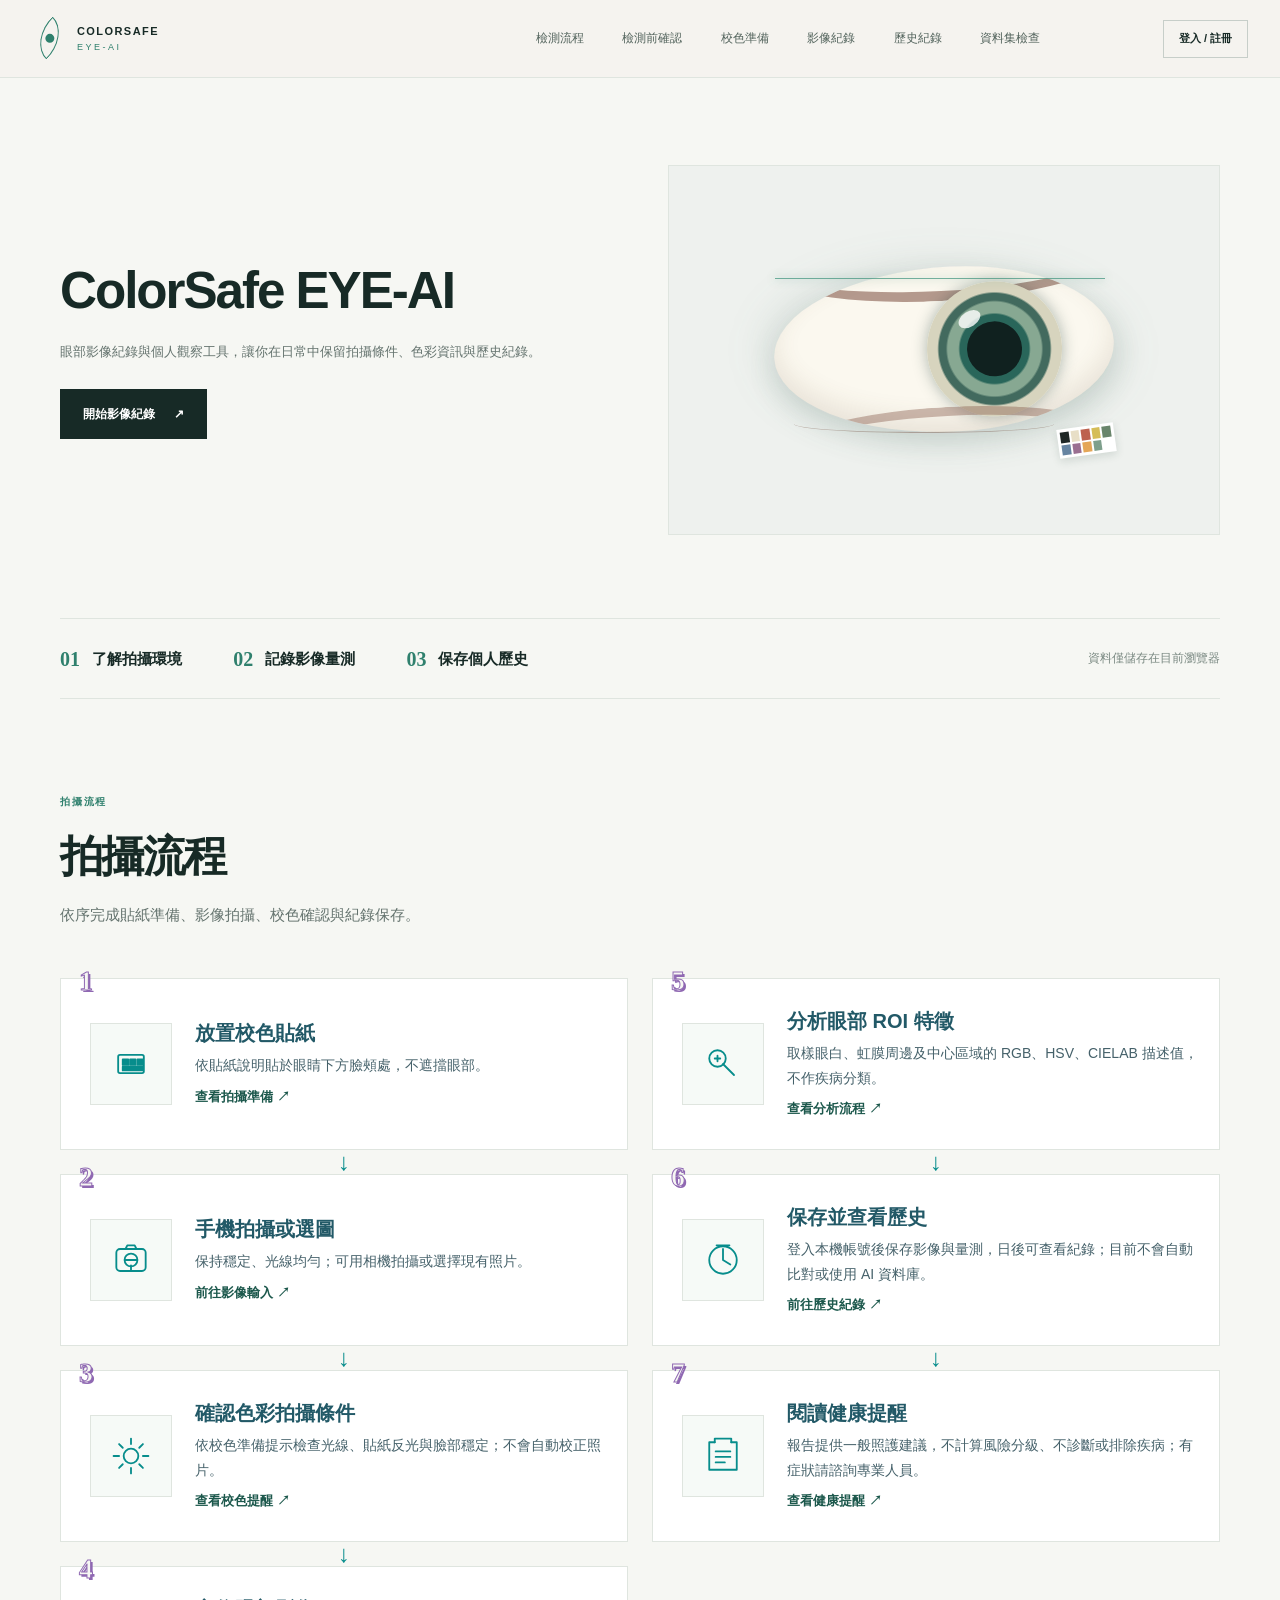
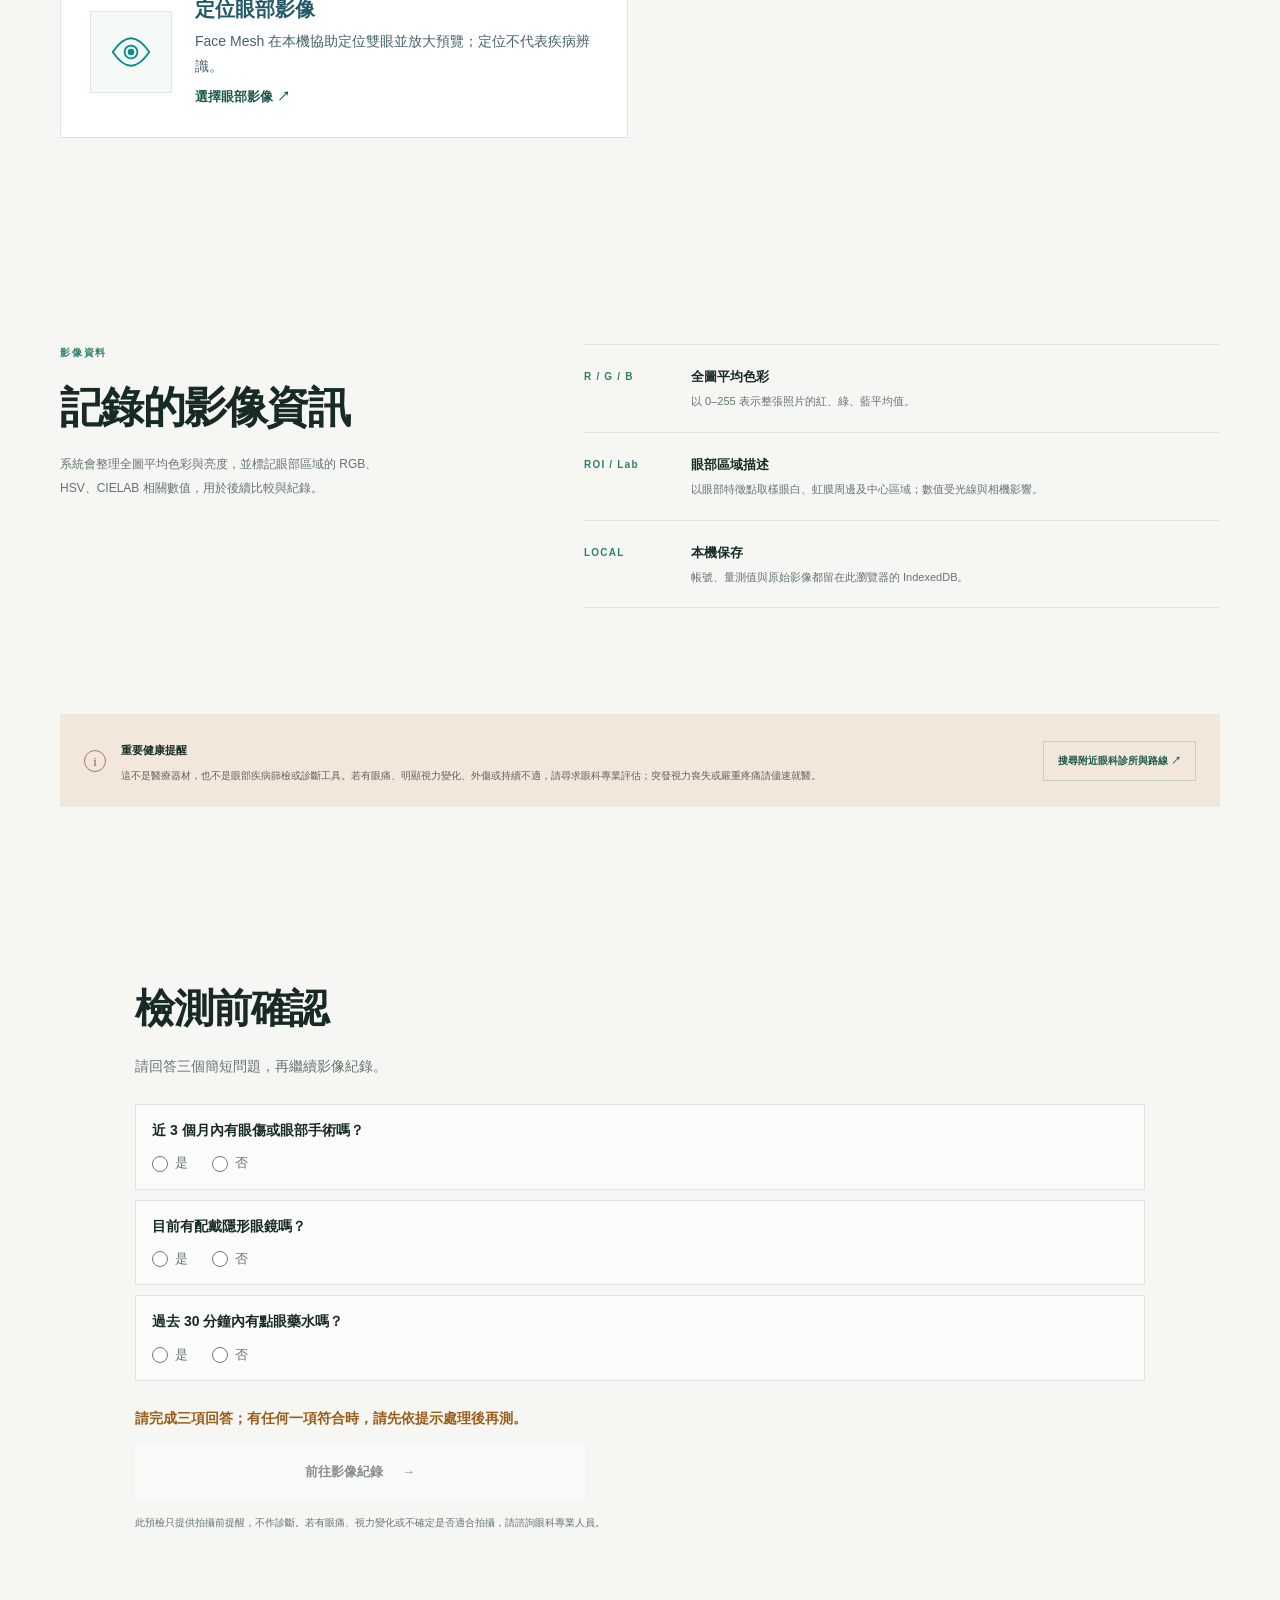
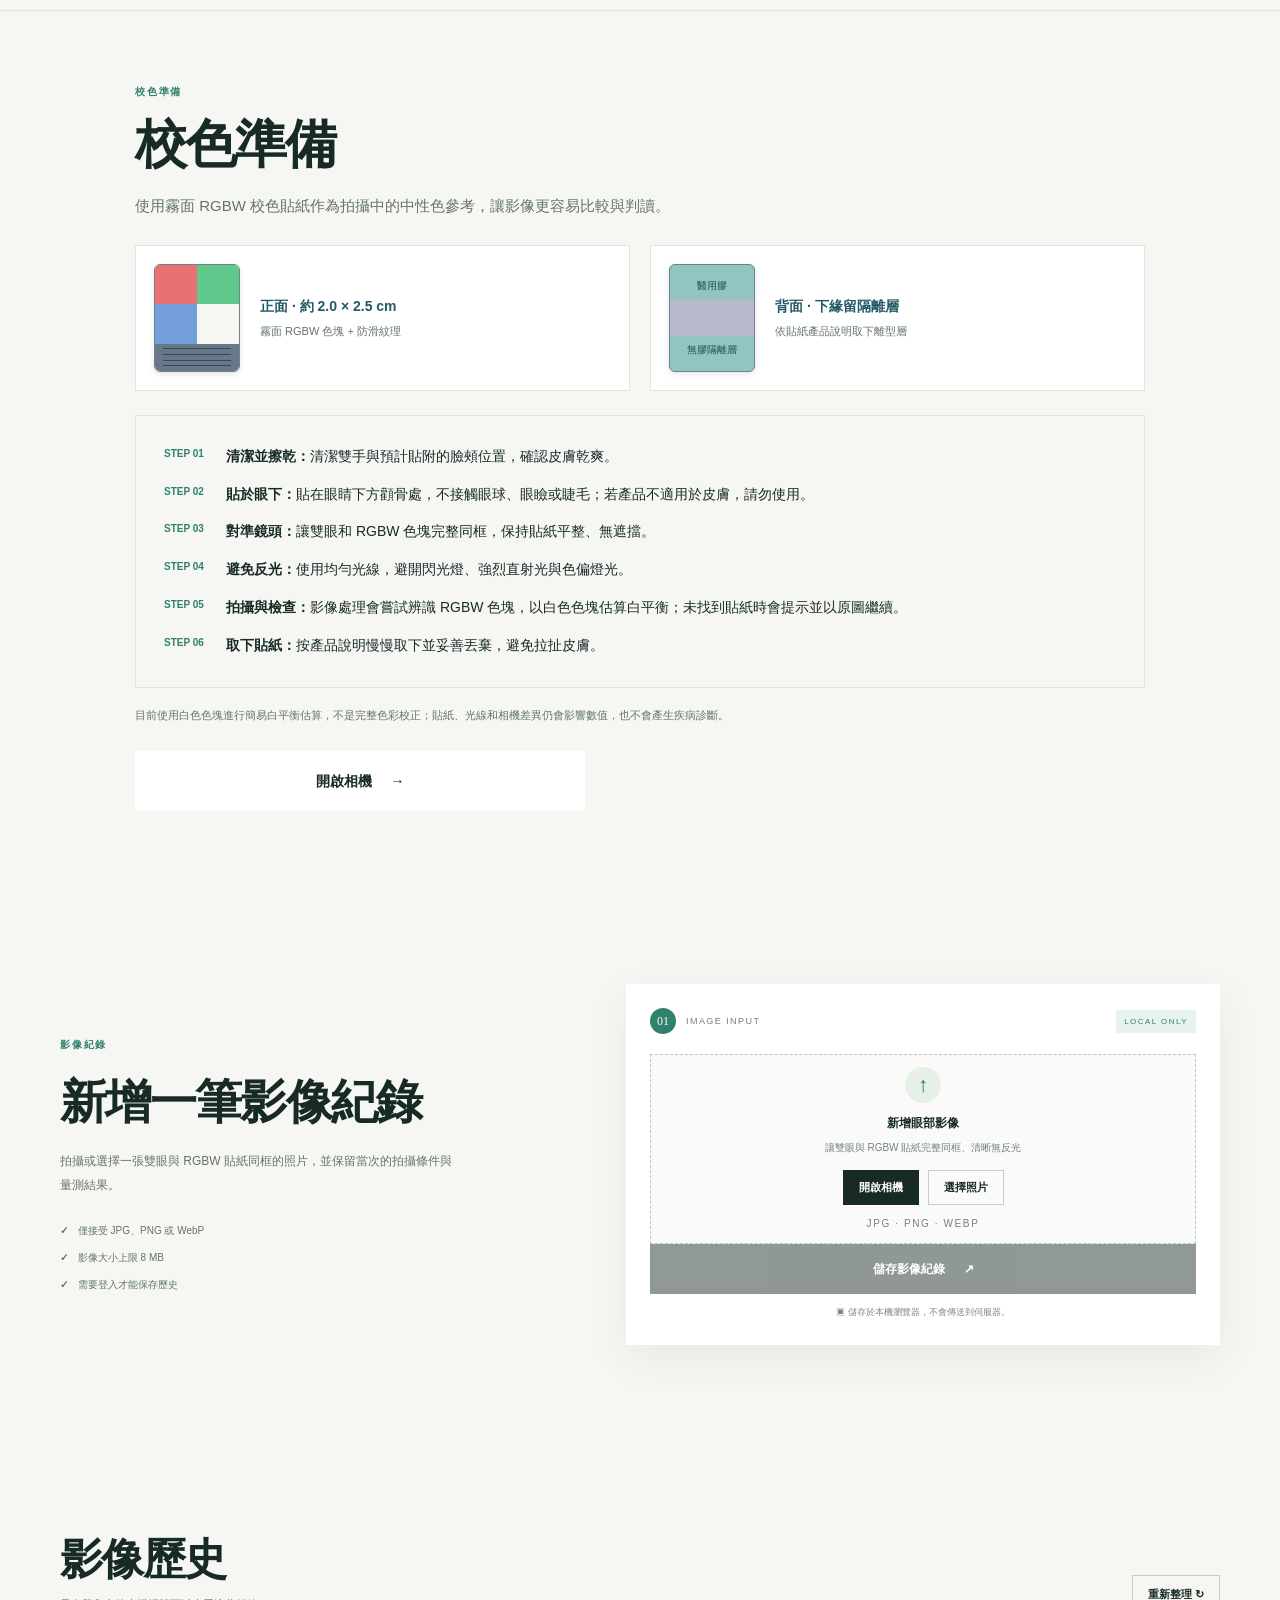
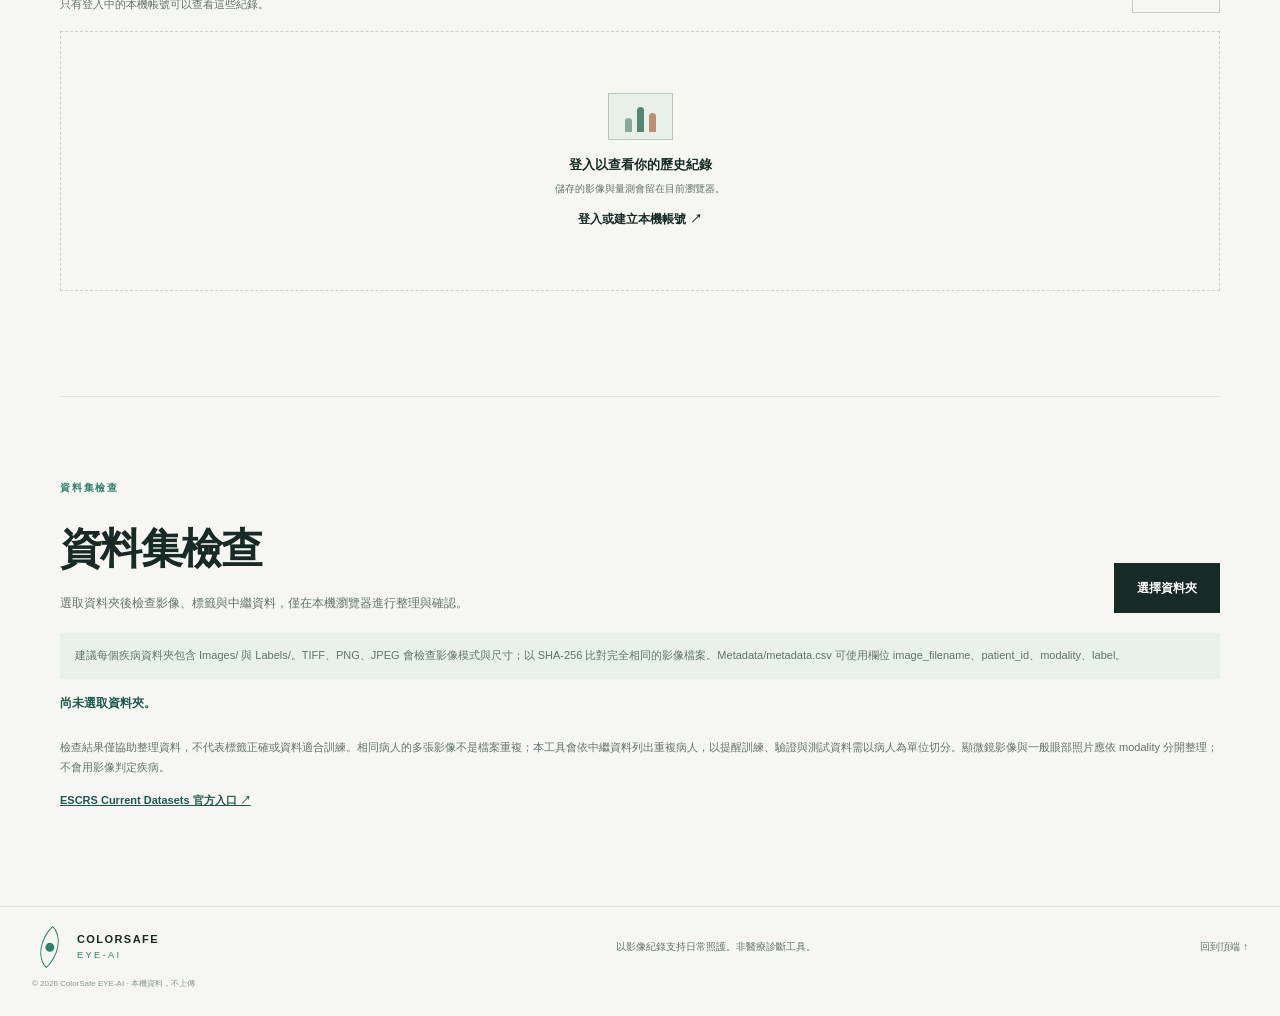
<file: index.html>
<!doctype html>
<html lang="zh-Hant">
  <head>
    <meta charset="utf-8">
    <meta name="viewport" content="width=device-width, initial-scale=1">
    <meta name="theme-color" content="#f6f7f3">
    <meta name="description" content="ColorSafe EYE-AI 眼部影像初篩與健康衛教原型。">
    <title>ColorSafe EYE-AI｜眼部影像紀錄</title>
    <link rel="stylesheet" href="styles.css">
    <script src="app.js?v=nearby-eye-clinic-map-20261105" defer></script>
  </head>
  <body>
    <header class="site-header">
      <a class="brand" href="#top" aria-label="ColorSafe EYE-AI 首頁">
        <span class="brand-mark" aria-hidden="true"><span></span></span>
        <span><strong>COLORSAFE</strong><small>EYE-AI</small></span>
      </a>
      <nav class="main-nav" aria-label="主要導覽">
        <a href="#workflow">檢測流程</a>
        <a href="#triage">檢測前確認</a>
        <a href="#calibration">校色準備</a>
        <a href="#screening">影像紀錄</a>
        <a href="#history">歷史紀錄</a>
        <a href="#dataset">資料集檢查</a>
      </nav>
      <div class="header-actions">
        <span class="account-name" id="account-name"></span>
        <button class="button button-outline button-small" id="account-button" type="button">登入 / 註冊</button>
      </div>
    </header>

    <main id="top">
      <section class="hero section-wrap">
        <div class="hero-copy">
          <h1>ColorSafe EYE-AI</h1>
          <p class="hero-text">眼部影像紀錄與個人觀察工具，讓你在日常中保留拍攝條件、色彩資訊與歷史紀錄。</p>
          <div class="hero-actions">
            <a class="button button-dark" href="#screening">開始影像紀錄 <span aria-hidden="true">↗</span></a>
          </div>
        </div>
        <div class="hero-visual" aria-label="眼部影像校色示意">
          <div class="visual-orbit orbit-one"></div>
          <div class="visual-orbit orbit-two"></div>
          <div class="visual-label label-top"><span class="status-pip"></span> COLOR CALIBRATION</div>
          <div class="eye-illustration">
            <div class="eye-shadow"></div>
            <div class="eye-shape">
              <div class="iris"><div class="pupil"></div><span class="iris-glint"></span></div>
            </div>
            <div class="under-eye-line"></div>
            <div class="calibration-sticker"><i></i><i></i><i></i><i></i><i></i><i></i><i></i><i></i><i></i></div>
            <span class="scan-line"></span>
          </div>
          <div class="visual-label label-bottom"><span class="tiny-cross">+</span> EYE IMAGE</div>
          <div class="visual-caption"><strong>觀察，不是診斷</strong><span>把每次影像安全留在你的裝置</span></div>
        </div>
      </section>

      <section class="stats-strip section-wrap" aria-label="系統特色">
        <div><span class="stat-number">01</span><span>了解拍攝環境</span></div>
        <div><span class="stat-number">02</span><span>記錄影像量測</span></div>
        <div><span class="stat-number">03</span><span>保存個人歷史</span></div>
        <p>資料僅儲存在目前瀏覽器</p>
      </section>

      <section class="workflow-section" id="workflow">
        <div class="section-wrap">
          <div class="section-heading heading-light">
            <p class="eyebrow">拍攝流程</p>
            <h2>拍攝流程</h2>
            <p>依序完成貼紙準備、影像拍攝、校色確認與紀錄保存。</p>
          </div>
          <div class="workflow-flow">
            <div class="workflow-column">
              <article class="workflow-step">
                <span class="workflow-number">1</span>
                <span class="workflow-icon" aria-hidden="true"><svg viewBox="0 0 48 48"><rect x="10" y="14" width="28" height="20" rx="2"/><rect x="15" y="19" width="6" height="6" fill="currentColor"/><rect x="23" y="19" width="6" height="6" fill="currentColor"/><rect x="31" y="19" width="6" height="6" fill="currentColor"/><rect x="15" y="27" width="22" height="4" fill="currentColor"/></svg></span>
                <div><h3>放置校色貼紙</h3><p>依貼紙說明貼於眼睛下方臉頰處，不遮擋眼部。</p><a href="#calibration">查看拍攝準備 <span aria-hidden="true">↗</span></a></div>
              </article>
              <article class="workflow-step">
                <span class="workflow-number">2</span>
                <span class="workflow-icon" aria-hidden="true"><svg viewBox="0 0 48 48"><rect x="8" y="12" width="32" height="24" rx="4"/><circle cx="24" cy="24" r="7" fill="none"/><path d="M18 12l2-4h8l2 4"/><path d="M24 30v6M18 24h12"/></svg></span>
                <div><h3>手機拍攝或選圖</h3><p>保持穩定、光線均勻；可用相機拍攝或選擇現有照片。</p><a href="#screening">前往影像輸入 <span aria-hidden="true">↗</span></a></div>
              </article>
              <article class="workflow-step">
                <span class="workflow-number">3</span>
                <span class="workflow-icon" aria-hidden="true"><svg viewBox="0 0 48 48"><circle cx="24" cy="24" r="8"/><path d="M24 5v6M24 37v6M43 24h-6M11 24H5M37 11l-4 4M15 33l-4 4M37 37l-4-4M15 15l-4-4"/></svg></span>
                <div><h3>確認色彩拍攝條件</h3><p>依校色準備提示檢查光線、貼紙反光與臉部穩定；不會自動校正照片。</p><a href="#calibration">查看校色提醒 <span aria-hidden="true">↗</span></a></div>
              </article>
              <article class="workflow-step">
                <span class="workflow-number">4</span>
                <span class="workflow-icon" aria-hidden="true"><svg viewBox="0 0 48 48"><path d="M4 24c7-10 13-15 20-15s13 5 20 15c-7 10-13 15-20 15S11 34 4 24Z"/><circle cx="24" cy="24" r="7"/><circle cx="24" cy="24" r="2.5" fill="currentColor"/></svg></span>
                <div><h3>定位眼部影像</h3><p>Face Mesh 在本機協助定位雙眼並放大預覽；定位不代表疾病辨識。</p><a href="#screening">選擇眼部影像 <span aria-hidden="true">↗</span></a></div>
              </article>
            </div>
            <div class="workflow-column workflow-column-later">
              <article class="workflow-step">
                <span class="workflow-number">5</span>
                <span class="workflow-icon" aria-hidden="true"><svg viewBox="0 0 48 48"><circle cx="18" cy="18" r="9"/><path d="M24 24l12 12"/><path d="M15 18h6M18 15v6"/></svg></span>
                <div><h3>分析眼部 ROI 特徵</h3><p>取樣眼白、虹膜周邊及中心區域的 RGB、HSV、CIELAB 描述值，不作疾病分類。</p><a href="#screening">查看分析流程 <span aria-hidden="true">↗</span></a></div>
              </article>
              <article class="workflow-step">
                <span class="workflow-number">6</span>
                <span class="workflow-icon" aria-hidden="true"><svg viewBox="0 0 48 48"><circle cx="24" cy="24" r="15"/><path d="M24 12v12l8 5"/><path d="M17 8h14"/></svg></span>
                <div><h3>保存並查看歷史</h3><p>登入本機帳號後保存影像與量測，日後可查看紀錄；目前不會自動比對或使用 AI 資料庫。</p><a href="#history">前往歷史紀錄 <span aria-hidden="true">↗</span></a></div>
              </article>
              <article class="workflow-step">
                <span class="workflow-number">7</span>
                <span class="workflow-icon" aria-hidden="true"><svg viewBox="0 0 48 48"><path d="M15 9H9v30h30V9h-6"/><path d="M15 9V5h18v4"/><path d="M16 19h16M16 25h16M16 31h10"/></svg></span>
                <div><h3>閱讀健康提醒</h3><p>報告提供一般照護建議，不計算風險分級、不診斷或排除疾病；有症狀請諮詢專業人員。</p><a href="#health-advice">查看健康提醒 <span aria-hidden="true">↗</span></a></div>
              </article>
            </div>
          </div>
        </div>
      </section>

      <section class="features-section section-wrap">
        <div class="feature-intro">
          <p class="eyebrow">影像資料</p>
          <h2>記錄的影像資訊</h2>
          <p>系統會整理全圖平均色彩與亮度，並標記眼部區域的 RGB、HSV、CIELAB 相關數值，用於後續比較與紀錄。</p>
        </div>
        <div class="feature-list">
          <article><span>R / G / B</span><div><h3>全圖平均色彩</h3><p>以 0–255 表示整張照片的紅、綠、藍平均值。</p></div></article>
          <article><span>ROI / Lab</span><div><h3>眼部區域描述</h3><p>以眼部特徵點取樣眼白、虹膜周邊及中心區域；數值受光線與相機影響。</p></div></article>
          <article><span>LOCAL</span><div><h3>本機保存</h3><p>帳號、量測值與原始影像都留在此瀏覽器的 IndexedDB。</p></div></article>
        </div>
      </section>

      <section class="notice-band section-wrap" id="health-advice">
        <div class="notice-icon" aria-hidden="true">i</div>
        <div class="notice-copy"><strong>重要健康提醒</strong><p>這不是醫療器材，也不是眼部疾病篩檢或診斷工具。若有眼痛、明顯視力變化、外傷或持續不適，請尋求眼科專業評估；突發視力喪失或嚴重疼痛請儘速就醫。</p></div>
        <button class="button button-outline clinic-map-button" id="clinic-map-link" type="button">搜尋附近眼科診所與路線 ↗</button>
      </section>

      <section class="triage-section" id="triage">
        <div class="section-wrap triage-content">
          <h2>檢測前確認</h2>
          <p class="triage-intro">請回答三個簡短問題，再繼續影像紀錄。</p>
          <div class="triage-checks">
            <fieldset class="triage-question">
              <legend>近 3 個月內有眼傷或眼部手術嗎？</legend>
              <label><input type="radio" name="triage-injury" value="yes"><span>是</span></label>
              <label><input type="radio" name="triage-injury" value="no"><span>否</span></label>
            </fieldset>
            <fieldset class="triage-question">
              <legend>目前有配戴隱形眼鏡嗎？</legend>
              <label><input type="radio" name="triage-contacts" value="yes"><span>是</span></label>
              <label><input type="radio" name="triage-contacts" value="no"><span>否</span></label>
            </fieldset>
            <fieldset class="triage-question">
              <legend>過去 30 分鐘內有點眼藥水嗎？</legend>
              <label><input type="radio" name="triage-drops" value="yes"><span>是</span></label>
              <label><input type="radio" name="triage-drops" value="no"><span>否</span></label>
            </fieldset>
          </div>
          <p class="triage-status" id="triage-status" role="status" aria-live="polite" tabindex="-1"></p>
          <button class="triage-clinic-link" id="triage-clinic-link" type="button" hidden>搜尋附近眼科診所與路線 ↗</button>
          <button class="button triage-button" id="triage-continue" type="button" disabled>前往影像紀錄 <span aria-hidden="true">→</span></button>
          <p class="triage-footnote">此預檢只提供拍攝前提醒，不作診斷。若有眼痛、視力變化或不確定是否適合拍攝，請諮詢眼科專業人員。</p>
        </div>
      </section>

      <section class="calibration-section" id="calibration">
        <div class="section-wrap calibration-content">
          <p class="eyebrow">校色準備</p>
          <h2>校色準備</h2>
          <p class="calibration-intro">使用霧面 RGBW 校色貼紙作為拍攝中的中性色參考，讓影像更容易比較與判讀。</p>
          <div class="sticker-design" aria-label="RGBW 校色貼紙正反面示意">
            <figure class="sticker-figure">
              <div class="sticker-front" aria-hidden="true">
                <span class="swatch-red"></span><span class="swatch-green"></span><span class="swatch-blue"></span><span class="swatch-white"></span>
                <div class="sticker-grip"><i></i><i></i><i></i><i></i></div>
              </div>
              <figcaption><strong>正面 · 約 2.0 × 2.5 cm</strong><span>霧面 RGBW 色塊 + 防滑紋理</span></figcaption>
            </figure>
            <figure class="sticker-figure">
              <div class="sticker-back" aria-hidden="true"><span>醫用膠</span><i></i><span>無膠隔離層</span></div>
              <figcaption><strong>背面 · 下緣留隔離層</strong><span>依貼紙產品說明取下離型層</span></figcaption>
            </figure>
          </div>
          <ol class="calibration-checks sticker-steps">
            <li><strong>清潔並擦乾：</strong>清潔雙手與預計貼附的臉頰位置，確認皮膚乾爽。</li>
            <li><strong>貼於眼下：</strong>貼在眼睛下方顴骨處，不接觸眼球、眼瞼或睫毛；若產品不適用於皮膚，請勿使用。</li>
            <li><strong>對準鏡頭：</strong>讓雙眼和 RGBW 色塊完整同框，保持貼紙平整、無遮擋。</li>
            <li><strong>避免反光：</strong>使用均勻光線，避開閃光燈、強烈直射光與色偏燈光。</li>
            <li><strong>拍攝與檢查：</strong>影像處理會嘗試辨識 RGBW 色塊，以白色色塊估算白平衡；未找到貼紙時會提示並以原圖繼續。</li>
            <li><strong>取下貼紙：</strong>按產品說明慢慢取下並妥善丟棄，避免拉扯皮膚。</li>
          </ol>
          <p class="calibration-disclaimer">目前使用白色色塊進行簡易白平衡估算，不是完整色彩校正；貼紙、光線和相機差異仍會影響數值，也不會產生疾病診斷。</p>
          <button class="button calibration-button" id="calibration-open-camera" type="button">開啟相機 <span aria-hidden="true">→</span></button>
        </div>
      </section>

      <section class="screening-section" id="screening">
        <div class="section-wrap screening-layout">
          <div class="screening-copy">
            <p class="eyebrow">影像紀錄</p>
            <h2>新增一筆影像紀錄</h2>
            <p>拍攝或選擇一張雙眼與 RGBW 貼紙同框的照片，並保留當次的拍攝條件與量測結果。</p>
            <div class="check-list">
              <span><b>✓</b> 僅接受 JPG、PNG 或 WebP</span>
              <span><b>✓</b> 影像大小上限 8 MB</span>
              <span><b>✓</b> 需要登入才能保存歷史</span>
            </div>
          </div>
          <div class="upload-card">
            <div class="upload-card-top"><span class="step-badge">01</span><span>IMAGE INPUT</span><span class="local-badge">LOCAL ONLY</span></div>
            <div class="upload-zone" id="upload-zone">
              <span class="upload-symbol" aria-hidden="true">↑</span>
              <strong>新增眼部影像</strong>
              <span>讓雙眼與 RGBW 貼紙完整同框、清晰無反光</span>
              <div class="input-actions">
                <button class="button button-dark button-small" id="open-camera" type="button">開啟相機</button>
                <button class="button button-outline button-small" id="choose-image" type="button">選擇照片</button>
              </div>
              <span class="upload-formats">JPG · PNG · WEBP</span>
            </div>
            <p class="sticker-status" id="sticker-status" role="status" aria-live="polite"></p>
            <input id="image-input" class="visually-hidden" type="file" accept="image/jpeg,image/png,image/webp">
            <div class="image-preview-wrap" id="image-preview-wrap" hidden>
              <img id="image-preview" alt="待量測的眼部影像">
              <button class="remove-image" id="remove-image" type="button" aria-label="移除已選影像">×</button>
            </div>
            <p class="upload-error" id="upload-error" role="alert"></p>
            <div class="measurement-preview" id="measurement-preview" hidden>
              <div><span>平均 R</span><strong id="metric-r">--</strong></div>
              <div><span>平均 G</span><strong id="metric-g">--</strong></div>
              <div><span>平均 B</span><strong id="metric-b">--</strong></div>
              <div><span>平均亮度</span><strong id="metric-l">--</strong></div>
            </div>
            <button class="button button-dark button-wide" id="save-record" type="button" disabled>儲存影像紀錄 <span aria-hidden="true">↗</span></button>
            <p class="privacy-note"><span aria-hidden="true">▣</span> 儲存於本機瀏覽器，不會傳送到伺服器。</p>
          </div>
        </div>
      </section>

      <section class="report-section" id="report" hidden>
        <div class="report-header">
          <div><p class="eyebrow">IMAGE REVIEW</p><h2>眼部影像結果</h2></div>
          <div class="report-level" aria-live="polite">
            <span>風險分級</span>
            <div class="risk-indicator" aria-hidden="true">
              <span class="risk-dot risk-green"></span>
              <span class="risk-dot risk-yellow"></span>
              <span class="risk-dot risk-red"></span>
            </div>
            <strong id="report-risk-level">未評估</strong>
          </div>
        </div>
        <div class="report-result-layout">
          <section class="result-summary-card" aria-labelledby="result-summary-title">
            <div class="result-summary-icon" aria-hidden="true">i</div>
            <div><p class="result-card-kicker">影像分析摘要</p><h3 id="result-summary-title">本原型不提供疾病風險分級</h3><p id="report-summary">尚未取得可量測的眼部 ROI 特徵。</p></div>
            <span class="result-status-pill">未判讀</span>
          </section>

          <div class="report-image">
            <img id="report-image" alt="本次眼部影像；僅供影像檢視，未進行疾病判讀">
            <p id="report-image-status" role="status"></p>
          </div>

          <section class="result-card report-screenings">
            <div class="result-card-heading"><div><p class="result-card-kicker">IMAGE FEATURE REVIEW</p><h3>五項眼部觀察</h3></div><span class="result-status-pill">非診斷</span></div>
            <p class="result-card-description">狀態僅表示相關眼部 ROI 特徵是否成功量測，不代表疾病是否存在，也不提供陽性／陰性、嚴重度或風險判定。</p>
            <ul>
              <li><div><strong>黃疸／鞏膜色澤</strong><span id="feature-sclera">尚未取得眼白 ROI 色彩特徵</span></div><b class="condition-status" id="feature-sclera-status">未評估</b></li>
              <li><div><strong>眼表泛紅</strong><span id="feature-redness">尚未取得眼表 ROI 色彩特徵</span></div><b class="condition-status" id="feature-redness-status">未評估</b></li>
              <li><div><strong>針眼／麥粒腫</strong><span>未定義眼瞼 ROI；系統無法評估</span></div><b class="condition-status">未評估</b></li>
              <li><div><strong>瞳孔中心亮度</strong><span id="feature-pupil">尚未取得瞳孔中心 ROI 特徵</span></div><b class="condition-status" id="feature-pupil-status">未評估</b></li>
              <li><div><strong>虹膜周邊色澤</strong><span id="feature-iris-rim">尚未取得虹膜周邊 ROI 色彩特徵</span></div><b class="condition-status" id="feature-iris-rim-status">未評估</b></li>
            </ul>
          </section>

          <section class="result-card result-system-card">
            <div class="result-card-heading"><div><p class="result-card-kicker">HOW TO READ THIS</p><h3>影像分析與限制</h3></div></div>
            <p>MediaPipe Face Mesh 在本機協助定位雙眼。系統可量測眼白、虹膜周邊及中心區域的 RGB、HSV、CIELAB 描述值；沒有經驗證的疾病分類器，因此不會標記「高／中／低風險」或判定疾病存在與否。</p>
            <div class="result-metrics-group"><h4>全圖色彩與亮度</h4><p>全圖平均值不是眼部專屬量測。</p><div class="report-metrics" id="report-metrics"></div></div>
            <div class="result-metrics-group"><h4>眼部 ROI 量測值</h4><p>數值會受光線、曝光、貼紙與相機影響。</p><div class="report-metrics eye-roi-metrics" id="eye-roi-metrics"></div></div>
          </section>

          <section class="result-care-card">
            <p class="result-card-kicker">CARE GUIDANCE</p><h3>健康照護建議</h3>
            <ul><li>若持續眼紅、眼痛、分泌物增加或視力變化，請安排眼科評估。</li><li>突發視力喪失、嚴重疼痛或眼部外傷，請儘速就醫。</li><li>本報告不能診斷、排除疾病或取代專業檢查。</li></ul>
          </section>

          <div class="report-actions">
            <button class="button button-dark" id="report-save" type="button">儲存影像紀錄</button>
            <button class="button button-outline" id="report-history" type="button">查看歷史紀錄</button>
            <button class="button button-outline" id="report-new" type="button">重新檢測</button>
          </div>
          <p class="report-disclaimer">影像與量測留存在本機瀏覽器；所有特徵僅供個人整理與就醫溝通參考。</p>
        </div>
      </section>

      <section class="history-section section-wrap" id="history">
        <div class="history-heading">
          <div><h2>影像歷史</h2><p>只有登入中的本機帳號可以查看這些紀錄。</p></div>
          <button class="button button-outline button-small" id="history-refresh" type="button">重新整理 ↻</button>
        </div>
        <div class="history-content" id="history-content">
          <div class="history-empty">
            <span class="empty-art" aria-hidden="true"><i></i><i></i><i></i></span>
            <strong>登入以查看你的歷史紀錄</strong>
            <p>儲存的影像與量測會留在目前瀏覽器。</p>
          </div>
        </div>
      </section>

      <section class="dataset-section section-wrap" id="dataset">
        <div class="dataset-heading">
          <div>
            <p class="eyebrow">資料集檢查</p>
            <h2>資料集檢查</h2>
            <p>選取資料夾後檢查影像、標籤與中繼資料，僅在本機瀏覽器進行整理與確認。</p>
          </div>
          <label class="button button-dark dataset-select-button" for="dataset-input">選擇資料夾
            <input id="dataset-input" class="visually-hidden" type="file" webkitdirectory directory multiple>
          </label>
        </div>
        <p class="dataset-format-note">建議每個疾病資料夾包含 Images/ 與 Labels/。TIFF、PNG、JPEG 會檢查影像模式與尺寸；以 SHA-256 比對完全相同的影像檔案。Metadata/metadata.csv 可使用欄位 image_filename、patient_id、modality、label。</p>
        <p class="dataset-status" id="dataset-status" role="status" aria-live="polite">尚未選取資料夾。</p>
        <div class="dataset-results" id="dataset-results" hidden></div>
        <p class="dataset-disclaimer">檢查結果僅協助整理資料，不代表標籤正確或資料適合訓練。相同病人的多張影像不是檔案重複；本工具會依中繼資料列出重複病人，以提醒訓練、驗證與測試資料需以病人為單位切分。顯微鏡影像與一般眼部照片應依 modality 分開整理；不會用影像判定疾病。</p>
        <a class="dataset-source" href="https://escrs.org/special-interest-groups/digital-health/current-datasets" target="_blank" rel="noreferrer">ESCRS Current Datasets 官方入口 ↗</a>
      </section>
    </main>

    <footer class="site-footer">
      <a class="brand brand-footer" href="#top"><span class="brand-mark" aria-hidden="true"><span></span></span><span><strong>COLORSAFE</strong><small>EYE-AI</small></span></a>
      <p>以影像紀錄支持日常照護。非醫療診斷工具。</p>
      <a href="#top">回到頂端 ↑</a>
      <small>© 2026 ColorSafe EYE-AI · 本機資料，不上傳</small>
    </footer>

    <dialog class="auth-dialog" id="auth-dialog" aria-labelledby="auth-title">
      <form class="auth-form" id="auth-form">
        <button class="dialog-close" type="button" id="auth-close" aria-label="關閉登入視窗">×</button>
        <span class="modal-kicker">LOCAL ACCOUNT</span>
        <h2 id="auth-title">歡迎回來</h2>
        <p class="auth-intro" id="auth-intro">登入以查看儲存在此瀏覽器的影像紀錄。</p>
        <div class="auth-switch" role="tablist" aria-label="帳號模式">
          <button type="button" class="active" id="login-tab" role="tab" aria-selected="true">登入</button>
          <button type="button" id="register-tab" role="tab" aria-selected="false">建立帳號</button>
        </div>
        <label class="auth-field" id="name-field" hidden>顯示名稱<input id="display-name" name="name" autocomplete="name" maxlength="60" placeholder="你的名字"></label>
        <label class="auth-field">電子郵件<input id="email" name="email" type="email" autocomplete="username" required maxlength="254" placeholder="you@example.com"></label>
        <label class="auth-field">密碼<input id="password" name="password" type="password" autocomplete="current-password" required minlength="8" maxlength="128" placeholder="至少 8 個字元"></label>
        <p class="auth-error" id="auth-error" role="alert"></p>
        <button class="button button-dark button-wide auth-submit" id="auth-submit" type="submit">登入</button>
        <p class="auth-privacy">帳號只存在此瀏覽器，密碼以 PBKDF2 雜湊後儲存。沒有伺服器或帳號復原功能。</p>
      </form>
    </dialog>

    <dialog class="detail-dialog" id="detail-dialog" aria-labelledby="detail-title">
      <div class="detail-content">
        <button class="dialog-close" type="button" id="detail-close" aria-label="關閉紀錄">×</button>
        <p class="eyebrow">SAVED IMAGE RECORD</p>
        <h2 id="detail-title">影像紀錄</h2>
        <div id="detail-body"></div>
      </div>
    </dialog>
    <dialog class="camera-dialog" id="camera-dialog" aria-labelledby="camera-title">
      <div class="camera-content">
        <button class="dialog-close" type="button" id="camera-close" aria-label="關閉相機">×</button>
        <p class="eyebrow">LIVE CAMERA</p>
        <h2 id="camera-title">拍攝影像</h2>
        <p class="camera-intro">請讓雙眼與 RGBW 貼紙同時入鏡。相機只追蹤眼部；拍攝後才會嘗試辨識貼紙並估算白平衡。</p>
        <div class="camera-view" id="camera-view">
          <video id="camera-video" autoplay playsinline muted></video>
          <div class="eye-guides" aria-hidden="true">
            <span class="eye-guide eye-guide-left" id="eye-guide-left" hidden><i></i><b>EYE-L</b></span>
            <span class="eye-guide eye-guide-right" id="eye-guide-right" hidden><i></i><b>EYE-R</b></span>
          </div>
          <span id="camera-placeholder">相機畫面會顯示在這裡</span>
        </div>
        <div class="camera-status-grid" aria-live="polite">
          <p class="camera-status-item"><span>FACE</span><strong id="face-status">等待</strong></p>
          <p class="camera-status-item"><span>EYE</span><strong id="eye-status">等待</strong></p>
          <p class="camera-status-item"><span>LIGHT</span><strong>等待</strong></p>
        </div>
        <p class="eye-tracking-status" id="eye-tracking-status" role="status">等待相機啟動</p>
        <p class="camera-error" id="camera-error" role="alert"></p>
        <div class="camera-actions">
          <button class="button button-dark" id="take-photo" type="button" disabled>擷取特徵並分析</button>
        </div>
        <p class="camera-guidance">雙眼與貼紙需清晰完整入鏡；避免反光，保持頭部穩定。</p>
      </div>
    </dialog>
    <div class="toast" id="toast" role="status" aria-live="polite"></div>
  </body>
</html>
</file>
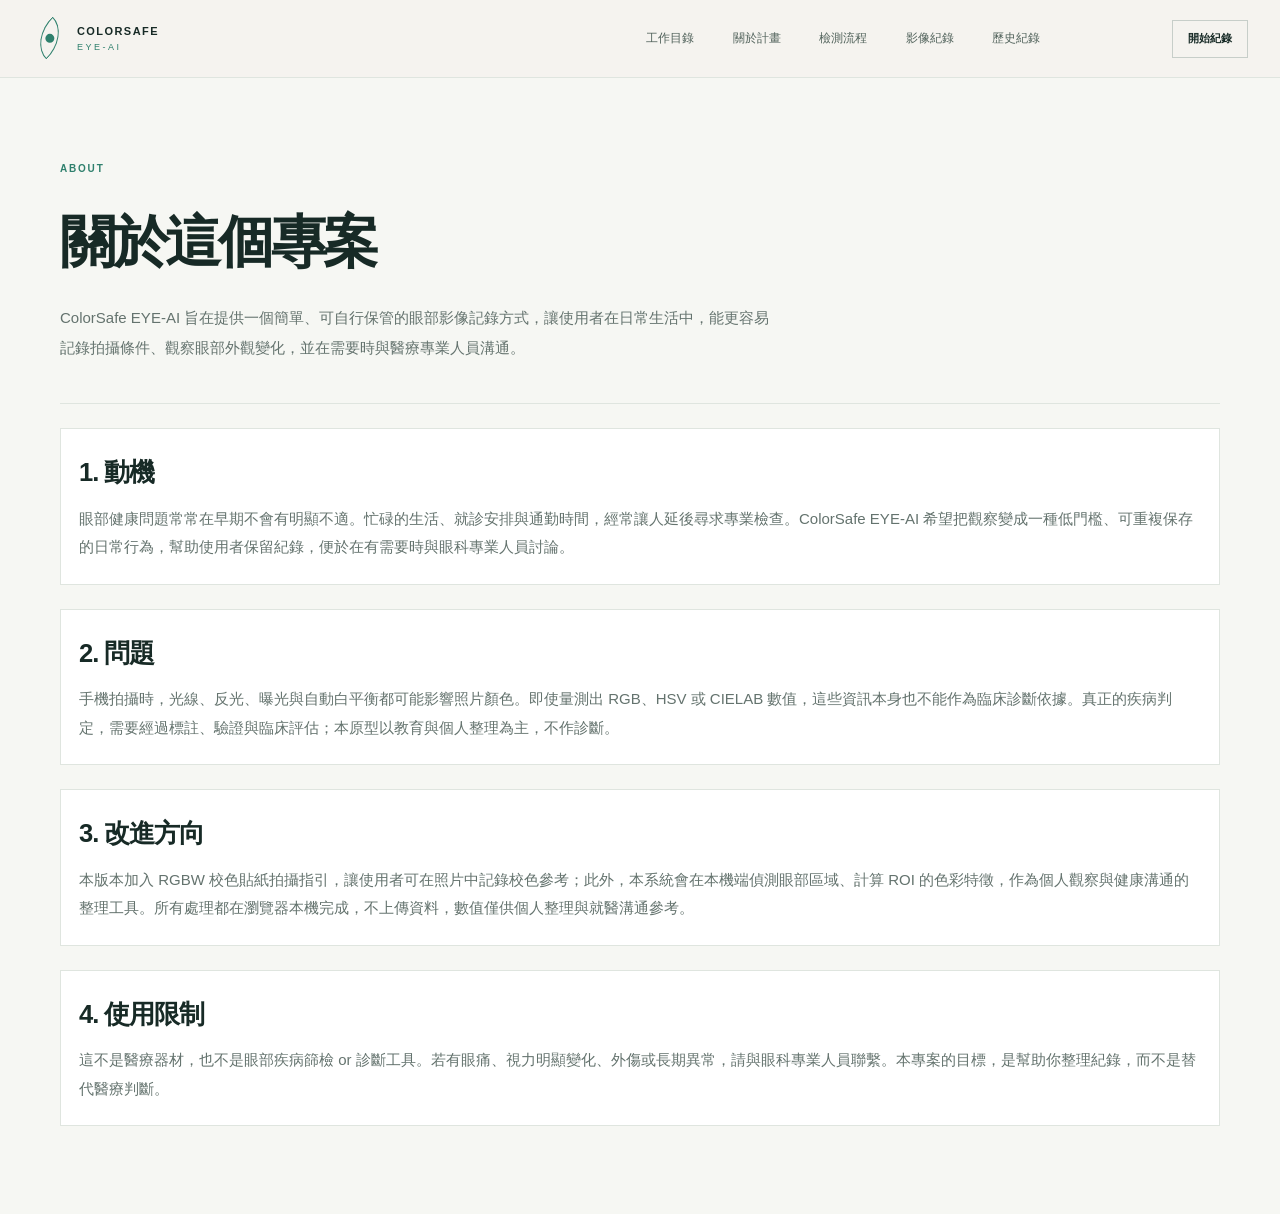
<file: about.html>
<!doctype html>
<html lang="zh-Hant">
  <head>
    <meta charset="utf-8">
    <meta name="viewport" content="width=device-width, initial-scale=1">
    <meta name="description" content="ColorSafe EYE-AI 計畫說明與設計原則。">
    <title>關於 ColorSafe EYE-AI</title>
    <link rel="stylesheet" href="styles.css">
  </head>
  <body class="info-page">
    <header class="site-header">
      <a class="brand" href="index.html" aria-label="回到首頁">
        <span class="brand-mark" aria-hidden="true"><span></span></span>
        <span><strong>COLORSAFE</strong><small>EYE-AI</small></span>
      </a>
      <nav class="main-nav" aria-label="主要導覽">
        <a href="index.html#workspace">工作目錄</a>
        <a href="about.html">關於計畫</a>
        <a href="index.html#workflow">檢測流程</a>
        <a href="index.html#screening">影像紀錄</a>
        <a href="index.html#history">歷史紀錄</a>
      </nav>
      <div class="header-actions">
        <a class="button button-outline button-small" href="index.html#screening">開始紀錄</a>
      </div>
    </header>

    <main class="info-main section-wrap">
      <section class="info-hero">
        <p class="eyebrow">ABOUT</p>
        <h1>關於這個專案</h1>
        <p>ColorSafe EYE-AI 旨在提供一個簡單、可自行保管的眼部影像記錄方式，讓使用者在日常生活中，能更容易記錄拍攝條件、觀察眼部外觀變化，並在需要時與醫療專業人員溝通。</p>
      </section>

      <section class="info-content">
        <article>
          <h2>1. 動機</h2>
          <p>眼部健康問題常常在早期不會有明顯不適。忙碌的生活、就診安排與通勤時間，經常讓人延後尋求專業檢查。ColorSafe EYE-AI 希望把觀察變成一種低門檻、可重複保存的日常行為，幫助使用者保留紀錄，便於在有需要時與眼科專業人員討論。</p>
        </article>

        <article>
          <h2>2. 問題</h2>
          <p>手機拍攝時，光線、反光、曝光與自動白平衡都可能影響照片顏色。即使量測出 RGB、HSV 或 CIELAB 數值，這些資訊本身也不能作為臨床診斷依據。真正的疾病判定，需要經過標註、驗證與臨床評估；本原型以教育與個人整理為主，不作診斷。</p>
        </article>

        <article>
          <h2>3. 改進方向</h2>
          <p>本版本加入 RGBW 校色貼紙拍攝指引，讓使用者可在照片中記錄校色參考；此外，本系統會在本機端偵測眼部區域、計算 ROI 的色彩特徵，作為個人觀察與健康溝通的整理工具。所有處理都在瀏覽器本機完成，不上傳資料，數值僅供個人整理與就醫溝通參考。</p>
        </article>

        <article>
          <h2>4. 使用限制</h2>
          <p>這不是醫療器材，也不是眼部疾病篩檢 or 診斷工具。若有眼痛、視力明顯變化、外傷或長期異常，請與眼科專業人員聯繫。本專案的目標，是幫助你整理紀錄，而不是替代醫療判斷。</p>
        </article>
      </section>
    </main>
  </body>
</html>
</file>
<file: styles.css>
:root {
  color-scheme: light;
  --ink: #172a26;
  --muted: #64736e;
  --paper: #f6f7f3;
  --white: #fff;
  --line: #dfe5df;
  --green: #2f806d;
  --green-dark: #1c584c;
  --mint: #dcece2;
  --peach: #f4ded1;
  --serif: Georgia, "Noto Serif TC", serif;
  font-family: "Aptos", "Segoe UI", "Microsoft JhengHei", sans-serif;
}

* { box-sizing: border-box; }
html { scroll-behavior: smooth; scroll-padding-top: 85px; }
body { margin: 0; color: var(--ink); background: var(--paper); font-size: 15px; line-height: 1.7; }
main > section { background-color: var(--paper); }
button, input { font: inherit; }
button, a { -webkit-tap-highlight-color: transparent; }
a { color: inherit; text-decoration: none; }
button { color: inherit; }
.section-wrap { width: min(1160px, calc(100% - 64px)); margin-inline: auto; }
.site-header { height: 78px; padding: 0 max(32px, calc((100vw - 1300px)/2)); display: flex; align-items: center; justify-content: space-between; gap: 28px; background: #f5f3ef; border-bottom: 1px solid var(--line); position: sticky; top: 0; z-index: 20; backdrop-filter: none; box-shadow: none; }
.brand { display: inline-flex; gap: 10px; align-items: center; min-width: 180px; }
.brand-mark { width: 35px; height: 26px; border: 1.6px solid var(--green); border-radius: 100% 0 100% 0; transform: rotate(-45deg); display: grid; place-items: center; }
.brand-mark span { width: 9px; height: 9px; border-radius: 50%; background: var(--green); }
.brand strong, .brand small { display: block; line-height: 1.2; letter-spacing: .13em; }
.brand strong { font-size: 11px; font-weight: 700; }
.brand small { color: var(--green); font-size: 9px; margin-top: 4px; letter-spacing: .28em; }
.main-nav { display: flex; align-items: center; gap: clamp(18px, 3vw, 40px); margin-left: auto; }
.main-nav a { color: #52635c; font-size: 12px; transition: color .2s; }
.main-nav a:hover, .text-link:hover { color: var(--green); }
.header-actions { display: flex; align-items: center; gap: 12px; min-width: 180px; justify-content: flex-end; }
.account-name { font-size: 12px; color: var(--green-dark); max-width: 100px; overflow: hidden; text-overflow: ellipsis; white-space: nowrap; }
.button { min-height: 50px; border: 1px solid transparent; border-radius: 0; padding: 0 22px; display: inline-flex; align-items: center; justify-content: center; gap: 19px; cursor: pointer; font-size: 12px; font-weight: 600; transition: background .2s, border-color .2s, color .2s; box-shadow: none; }
.button:hover:not(:disabled) { transform: none; }
.button:disabled { opacity: .48; cursor: not-allowed; }
.button-dark { background: var(--ink); color: white; }
.button-dark:hover:not(:disabled) { background: var(--green-dark); }
.button-outline { border-color: #c7cec9; background: transparent; }
.button-outline:hover { border-color: var(--green); color: var(--green); }
.button-small { min-height: 38px; padding: 0 15px; font-size: 11px; }
.button-wide { width: 100%; }
.text-link { padding: 0; border: 0; background: none; color: var(--ink); cursor: pointer; font-size: 12px; font-weight: 600; }

.hero { min-height: 540px; padding-block: 70px 67px; display: grid; grid-template-columns: 1fr 1fr; gap: 55px; align-items: center; }
.eyebrow { margin: 0 0 17px; color: var(--green); font-size: 10px; font-weight: 700; letter-spacing: .18em; }
.eyebrow-dot { width: 6px; height: 6px; display: inline-block; border-radius: 50%; background: #d38163; vertical-align: 1px; margin-right: 8px; }
h1, h2, h3, p { margin-top: 0; }
.hero h1 { margin: 0 0 18px; font-size: clamp(34px, 4vw, 52px); line-height: 1.2; letter-spacing: -.04em; font-weight: 700; }
h1 em, .screening-copy h2 em { color: var(--green); font-family: var(--serif); font-weight: 400; }
.hero-text { max-width: 495px; color: var(--muted); font-size: 13px; line-height: 2; }
.hero-actions { display: flex; align-items: center; gap: 25px; margin-top: 24px; }
.hero-visual { position: relative; min-height: 370px; border-radius: 0; overflow: hidden; background: #eef1ee; border: 1px solid var(--line); display: grid; place-items: center; box-shadow: none; }
.hero-visual::before, .hero-visual::after { display: none; }
.visual-orbit { display: none; }
.visual-label { display: none; }
.eye-illustration { z-index: 2; position: relative; width: min(410px, 90%); height: 220px; display: grid; place-items: center; }
.eye-shadow { position: absolute; width: 355px; height: 166px; background: rgba(68,110,93,.13); filter: blur(20px); border-radius: 50%; }
.eye-shape { width: 340px; height: 165px; border-radius: 53% 47% 47% 53% / 50%; background: #fbf8ef; position: relative; overflow: hidden; transform: rotate(-3deg); box-shadow: inset 0 -12px 25px rgba(104,79,61,.12), 0 12px 28px rgba(57,95,78,.15); }
.eye-shape::before, .eye-shape::after { content: ""; position: absolute; left: -8%; width: 116%; height: 100px; border-radius: 50%; border-bottom: 10px solid rgba(126,79,65,.56); top: -76px; }
.eye-shape::after { border: 0; border-top: 9px solid rgba(126,79,65,.38); top: 140px; }
.iris { position: absolute; left: 45%; top: 17px; width: 135px; height: 135px; border-radius: 50%; background: radial-gradient(circle, #172b29 0 23%, #29665a 25% 36%, #87a892 38% 49%, #426a5e 51% 58%, #d7d4be 60% 100%); box-shadow: 0 0 15px rgba(31,62,54,.36); }
.pupil { position: absolute; width: 55px; height: 55px; left: 40px; top: 40px; background: #10211f; border-radius: 50%; }
.iris-glint { position: absolute; z-index: 3; left: 32px; top: 29px; width: 24px; height: 15px; border-radius: 50%; background: rgba(255,255,255,.8); transform: rotate(-30deg); }
.under-eye-line { z-index: 3; position: absolute; left: 55px; bottom: 27px; width: 260px; height: 18px; border-bottom: 1px solid rgba(124,92,77,.45); border-radius: 50%; }
.calibration-sticker { position: absolute; z-index: 5; right: 34px; bottom: 5px; width: 57px; height: 29px; display: grid; grid-template-columns: repeat(5, 1fr); grid-template-rows: repeat(2, 1fr); padding: 3px; gap: 2px; background: #fff; transform: rotate(-8deg); box-shadow: 0 3px 8px rgba(36,65,56,.15); }
.calibration-sticker i:nth-child(1) { background: #1f2726; }.calibration-sticker i:nth-child(2) { background: #e8dfc7; }.calibration-sticker i:nth-child(3) { background: #bd614e; }.calibration-sticker i:nth-child(4) { background: #d5bd57; }.calibration-sticker i:nth-child(5) { background: #69856b; }.calibration-sticker i:nth-child(6) { background: #6684a1; }.calibration-sticker i:nth-child(7) { background: #9a6f91; }.calibration-sticker i:nth-child(8) { background: #e4a657; }.calibration-sticker i:nth-child(9) { background: #7e9f8c; }
.scan-line { position: absolute; z-index: 6; left: 36px; top: 38px; width: 330px; height: 1px; background: rgba(58,145,121,.7); box-shadow: 0 0 9px rgba(58,145,121,.7); }
.visual-caption { display: none; }
.stats-strip { min-height: 81px; border-top: 1px solid var(--line); border-bottom: 1px solid var(--line); display: flex; align-items: center; gap: clamp(18px, 4vw, 54px); }
.stats-strip div { display: flex; gap: 12px; align-items: center; white-space: nowrap; font-size: 15px; font-weight: 600; }
.stat-number { color: var(--green); font-family: var(--serif); font-size: 20px; }
.stats-strip p { margin: 0 0 0 auto; color: #7a8982; font-size: 12px; }

.workspace-section { padding-block: 28px 0; }
.workspace-card { padding: 24px 28px; border: 1px solid var(--line); background: #fff; box-shadow: none; }
.workspace-card h2 { margin: 0 0 12px; font-size: clamp(26px, 3vw, 38px); letter-spacing: -.04em; }
.workspace-card p { margin: 0 0 12px; color: var(--muted); font-size: 12px; line-height: 1.8; }
.workspace-card code { display: block; padding: 14px 16px; border: 1px solid var(--line); background: var(--white); color: var(--ink); font-family: "Consolas", "SFMono-Regular", "Cascadia Code", monospace; font-size: 12px; line-height: 1.7; letter-spacing: .02em; overflow-wrap: anywhere; }

.section { padding-block: 108px; }
.section-heading { max-width: 700px; margin-bottom: 40px; }
.section-heading h2, .feature-intro h2, .history-heading h2 { margin: 0 0 16px; font-size: clamp(30px, 4vw, 43px); letter-spacing: -.04em; line-height: 1.35; }
.section-heading > p:last-child { max-width: 560px; margin-bottom: 0; color: var(--muted); font-size: 15px; line-height: 1.8; }
.mobile-break { display: none; }
.project-rationale { display: grid; gap: 24px; padding-block: 74px 82px; }
.project-rationale article { max-width: 930px; }
.project-rationale h2 { margin: 0 0 7px; color: #435c56; font-size: clamp(22px, 3vw, 29px); font-weight: 500; letter-spacing: .03em; }
.project-rationale h2 span { color: var(--green-dark); }
.project-rationale p { margin: 0; color: #596c66; font-size: clamp(14px, 1.65vw, 17px); line-height: 1.95; letter-spacing: .035em; }
.condition-grid { display: grid; grid-template-columns: repeat(3, 1fr); gap: 16px; }
.condition-card { min-height: 235px; padding: 24px 25px; border: 1px solid var(--line); background: #fff; }
.condition-featured { background: #eef3ef; border-color: var(--line); }
.card-index { color: #79867f; font-size: 9px; letter-spacing: .12em; }
.condition-icon { height: 53px; margin: 19px 0 12px; display: flex; align-items: center; color: var(--green); }
.icon-sun { font-size: 38px; font-weight: 400; }
.icon-color { gap: 4px; align-items: end; padding-bottom: 7px; }
.icon-color i { width: 14px; height: 14px; border-radius: 50%; background: #d18569; }.icon-color i:nth-child(2) { background: #d3b663; width: 20px; height: 20px; }.icon-color i:nth-child(3) { background: #7b9d8a; }
.icon-record { width: 37px; height: 43px; border: 1px solid #6f9d8e; padding: 8px 6px; align-items: start; }.icon-record span { display: block; width: 100%; height: 1px; background: #6f9d8e; box-shadow: 0 7px #6f9d8e, 0 14px #6f9d8e; }
.condition-card h3 { margin: 0 0 8px; font-size: 14px; }
.condition-card p { margin: 0; color: var(--muted); font-size: 11px; line-height: 1.8; }

.workflow-section { padding-block: 94px 100px; background: var(--paper); color: var(--ink); }
.heading-light { margin-bottom: 50px; }.heading-light .eyebrow { color: var(--green); }.heading-light > p:last-child { color: var(--muted); }
.workflow-flow { display: grid; grid-template-columns: repeat(2, minmax(0, 1fr)); gap: 24px; align-items: start; }
.workflow-column { display: grid; gap: 24px; }
.workflow-column-later { padding-top: 0; }
.workflow-step { position: relative; min-height: 172px; padding: 24px 20px 24px 20px; display: grid; grid-template-columns: 96px minmax(0, 1fr); align-items: center; gap: 18px; border: 1px solid var(--line); background: var(--white); box-shadow: none; }
.workflow-step > div { display: flex; flex-direction: column; align-items: flex-start; justify-content: center; min-width: 0; }
.workflow-step:not(:last-child)::after { content: "↓"; position: absolute; z-index: 1; bottom: -25px; left: 50%; color: #078d8c; font-size: 24px; font-weight: 700; line-height: 1; transform: translateX(-50%); }
.workflow-number { position: absolute; top: -12px; left: 18px; color: var(--paper); font-family: var(--serif); font-size: 28px; font-weight: 700; line-height: 1; -webkit-text-stroke: 1px #8f68b2; text-shadow: 2px 2px 0 #8f68b2; }
.workflow-icon { width: 82px; height: 82px; display: grid; place-items: center; color: #078d8c; background: #f6faf7; border: 1px solid #dfe5df; justify-self: center; margin-left: 4px; }
.workflow-icon svg { width: 44px; height: 44px; fill: none; stroke: currentColor; stroke-width: 2; stroke-linecap: round; stroke-linejoin: round; }
.workflow-step h3 { margin: 0 0 6px; color: #225967; font-size: 20px; line-height: 1.35; font-weight: 700; }
.workflow-step p { margin: 0; color: #45616a; font-size: 14px; line-height: 1.75; }
.workflow-step a { display: inline-block; margin-top: 8px; color: var(--green-dark); font-size: 13px; font-weight: 700; }
.workflow-step a:hover { text-decoration: underline; }
.features-section { padding-block: 106px; display: grid; grid-template-columns: .8fr 1.2fr; gap: 100px; }
.feature-intro h2 { margin-bottom: 16px; }.feature-intro > p:last-child { max-width: 350px; color: var(--muted); font-size: 12px; line-height: 2; }
.feature-list article { display: grid; grid-template-columns: 92px 1fr; gap: 15px; padding-block: 21px; border-bottom: 1px solid var(--line); }
.feature-list article:first-child { border-top: 1px solid var(--line); }
.feature-list article > span { align-self: start; padding-top: 2px; color: var(--green); font-size: 10px; letter-spacing: .12em; font-weight: 700; }
.feature-list h3 { margin: 0 0 4px; font-size: 13px; }.feature-list p { margin: 0; color: var(--muted); font-size: 11px; }
.notice-band { padding: 22px 24px; margin-bottom: 95px; display: flex; align-items: center; gap: 15px; background: #f1e7db; }
.notice-icon { flex: 0 0 22px; width: 22px; height: 22px; display: grid; place-items: center; border: 1px solid #a87b61; border-radius: 50%; color: #8d6048; font-family: var(--serif); font-size: 13px; }
.notice-copy { flex: 1; }.notice-band strong { font-size: 11px; }.notice-band p { margin: 5px 0 0; color: #695e55; font-size: 10px; line-height: 1.8; }.clinic-map-button { min-height: 40px; padding-inline: 14px; color: var(--green-dark); font-size: 10px; white-space: nowrap; }.triage-clinic-link { padding: 0; border: 0; background: transparent; cursor: pointer; }
.triage-section { padding-block: 72px 78px; background: var(--paper); color: var(--ink); }
.triage-content { max-width: 1010px; }.triage-content .eyebrow { color: var(--green); margin-bottom: 14px; }.triage-content h2 { margin: 0 0 13px; font-size: clamp(29px, 4vw, 40px); letter-spacing: -.035em; }.triage-intro { margin-bottom: 25px; color: var(--muted); font-size: 14px; }
.triage-checks { display: grid; grid-template-columns: 1fr; gap: 10px; }.triage-question { min-width: 0; margin: 0; padding: 14px 16px; display: flex; flex-wrap: wrap; align-items: center; gap: 10px 24px; border: 1px solid var(--line); background: rgba(255,255,255,.55); }.triage-question legend { float: left; width: 100%; padding: 0; color: var(--ink); font-size: 14px; font-weight: 600; }.triage-question label { display: inline-flex; align-items: center; gap: 7px; color: var(--muted); font-size: 13px; cursor: pointer; }.triage-question input { flex: 0 0 auto; width: 16px; height: 16px; margin: 0; accent-color: var(--green); cursor: pointer; }
.triage-status { min-height: 26px; margin: 26px 0 12px; color: var(--green-dark); font-size: 14px; font-weight: 700; }.triage-status.warning { color: #9b5b16; }
.triage-button { width: min(100%, 450px); min-height: 54px; justify-content: center; background: var(--white); color: var(--ink); font-size: 13px; }.triage-button:hover { background: var(--mint); }
.triage-button:disabled { opacity: .5; cursor: not-allowed; transform: none; }.triage-clinic-link { display: inline-block; margin: 0 0 14px; color: var(--green-dark); font-size: 12px; font-weight: 700; text-decoration: underline; }.triage-clinic-link[hidden] { display: none; }
.triage-footnote { max-width: 650px; margin: 15px 0 0; color: var(--muted); font-size: 10px; line-height: 1.8; }
.calibration-section { padding-block: 72px 78px; background: var(--paper); color: var(--ink); border-top: 1px solid var(--line); }
.calibration-content { max-width: 1010px; }.calibration-content .eyebrow { color: var(--green); margin-bottom: 12px; }.calibration-content h2 { margin: 0 0 16px; font-size: clamp(36px, 5vw, 52px); line-height: 1.25; letter-spacing: -.04em; }.calibration-intro { margin-bottom: 26px; color: var(--muted); font-size: 15px; }
.calibration-checks { margin: 0 0 28px; padding: 22px 28px; list-style: none; border: 1px solid var(--line); }.calibration-checks li { padding-block: 7px; color: var(--ink); font-size: 17px; }.calibration-checks li::before { content: "✓"; display: inline-block; margin-right: 10px; color: var(--green); }
.sticker-design { display: grid; grid-template-columns: repeat(2, minmax(0, 1fr)); gap: 20px; margin: 24px 0; }.sticker-figure { margin: 0; padding: 18px; display: flex; align-items: center; gap: 20px; border: 1px solid var(--line); background: var(--white); }.sticker-front, .sticker-back { flex: 0 0 86px; height: 108px; overflow: hidden; border: 1px solid #718187; border-radius: 6px; box-shadow: 0 2px 6px rgba(23,42,38,.12); }.sticker-front { display: grid; grid-template-columns: 1fr 1fr; grid-template-rows: 1fr 1fr 27px; }.sticker-front > span { display: block; }.swatch-red { background: #e97172; }.swatch-green { background: #61c88b; }.swatch-blue { background: #729eda; }.swatch-white { background: #f7f7f1; }.sticker-grip { grid-column: 1 / -1; display: flex; flex-direction: column; justify-content: space-evenly; padding-inline: 8px; background: #687889; }.sticker-grip i { height: 1px; background: rgba(25,49,66,.65); }.sticker-back { display: flex; flex-direction: column; justify-content: center; align-items: center; gap: 5px; background: #91c5c1; color: #234b53; text-align: center; font-size: 10px; }.sticker-back i { width: 100%; height: 37px; background: #b7b9cc; }.sticker-figure figcaption { display: grid; gap: 4px; }.sticker-figure figcaption strong { color: #225967; font-size: 14px; }.sticker-figure figcaption span { color: var(--muted); font-size: 11px; }.sticker-steps { counter-reset: sticker-step; }.sticker-steps li { position: relative; padding-left: 62px; font-size: 14px; }.sticker-steps li::before { position: absolute; left: 0; content: "STEP " counter(sticker-step, decimal-leading-zero); counter-increment: sticker-step; color: var(--green); font-size: 10px; font-weight: 700; }.sticker-steps li strong { color: var(--ink); }.calibration-disclaimer { margin: -10px 0 26px; color: var(--muted); font-size: 11px; line-height: 1.8; }
.calibration-button { width: min(100%, 450px); min-height: 60px; justify-content: center; background: var(--white); color: var(--ink); font-size: 14px; }.calibration-button:hover { background: var(--mint); }
.screening-section { padding-block: 95px; background: var(--paper); }
.screening-layout { display: grid; grid-template-columns: .9fr 1.1fr; gap: 80px; align-items: center; }
.screening-copy h2 { margin: 0 0 16px; font-size: clamp(34px, 4vw, 47px); line-height: 1.35; letter-spacing: -.04em; }
.screening-copy > p:not(.eyebrow) { max-width: 400px; color: var(--muted); font-size: 12px; line-height: 2; }
.check-list { display: flex; flex-direction: column; gap: 10px; margin-top: 25px; color: #61736b; font-size: 10px; }
.check-list b { color: var(--green); margin-right: 7px; }
.upload-card { padding: 24px; background: white; box-shadow: 0 14px 40px rgba(29,56,50,.07); }
.upload-card-top { display: flex; align-items: center; gap: 10px; color: #708078; font-size: 9px; letter-spacing: .16em; }
.step-badge { width: 26px; height: 26px; display: grid; place-items: center; border-radius: 50%; color: white; background: var(--green); font-family: var(--serif); font-size: 12px; letter-spacing: 0; }
.local-badge { margin-left: auto; padding: 5px 8px; background: #e9f3ed; color: var(--green); font-size: 8px; }
.upload-zone { min-height: 190px; margin-top: 20px; display: flex; flex-direction: column; justify-content: center; align-items: center; gap: 5px; border: 1px dashed #b6c8be; background: #fafbf9; text-align: center; transition: background .2s, border-color .2s; }
.upload-zone:hover, .upload-zone.dragging { background: #f0f6f1; border-color: var(--green); }
.upload-symbol { width: 36px; height: 36px; margin-bottom: 5px; display: grid; place-items: center; border-radius: 50%; background: #e6f0e9; color: var(--green); font-size: 21px; }
.upload-zone strong { font-size: 12px; }.upload-zone > span:not(.upload-symbol) { color: #73827a; font-size: 10px; }.upload-zone .upload-formats { margin-top: 5px; color: #9aa69f; font-size: 8px; letter-spacing: .16em; }
.input-actions { display: flex; gap: 9px; margin-top: 9px; }.input-actions .button { min-height: 35px; }
.visually-hidden { position: absolute; width: 1px; height: 1px; margin: -1px; padding: 0; overflow: hidden; clip: rect(0,0,0,0); white-space: nowrap; border: 0; }
.image-preview-wrap { position: relative; height: 190px; margin-top: 20px; background: #edf2ee; overflow: hidden; }.image-preview-wrap[hidden], [hidden] { display: none !important; }
.image-preview-wrap img { width: 100%; height: 100%; object-fit: contain; }
.remove-image { position: absolute; top: 9px; right: 9px; width: 29px; height: 29px; border: 0; border-radius: 50%; background: rgba(23,42,38,.85); color: white; cursor: pointer; font-size: 19px; line-height: 1; }
.upload-error { margin: 9px 0 0; color: #a63e36; font-size: 10px; }.upload-error:empty { display: none; }
.sticker-status { margin: 10px 0 0; padding: 9px 11px; border-left: 3px solid #c18b3b; background: #fbf4e7; color: #6d501e; font-size: 11px; line-height: 1.65; }.sticker-status:empty { display: none; }
.measurement-preview { display: grid; grid-template-columns: repeat(4, 1fr); gap: 8px; margin-block: 13px 15px; }.measurement-preview div { display: flex; flex-direction: column; padding: 8px 10px; background: #f2f6f2; }.measurement-preview span { color: #73827a; font-size: 8px; }.measurement-preview strong { font-size: 14px; font-weight: 600; }
.privacy-note { margin: 11px 0 0; color: #7a8982; text-align: center; font-size: 9px; }

.report-section { width: 100%; padding: 34px max(16px, calc((100vw - 760px)/2)) 64px; border-block: 1px solid var(--line); background: #edf2ef; color: var(--ink); scroll-margin-top: 20px; }
.report-header, .history-heading { display: flex; align-items: center; justify-content: space-between; gap: 18px; margin-bottom: 18px; }
.report-header h2 { margin: 5px 0 0; color: var(--ink); font-size: 28px; }.report-header .eyebrow { margin: 0; color: var(--green); font-size: 10px; letter-spacing: .1em; }
.report-level { display: grid; gap: 2px; justify-items: end; padding: 10px 14px; border: 1px solid #d5dfd9; border-radius: 0; background: var(--white); color: var(--ink); font-size: 12px; box-shadow: none; transition: all .2s ease; }.report-level span { color: var(--muted); font-size: 9px; }.report-level strong { color: #80621f; font-size: 14px; font-weight: 800; letter-spacing: .02em; }
.report-level.risk-green { border-color: #a8d4bb; background: #edf9f1; box-shadow: none; }
.report-level.risk-green strong { color: #1d7a58; }
.report-level.risk-yellow { border-color: #e4c96b; background: #fff7dd; box-shadow: none; }
.report-level.risk-yellow strong { color: #87631e; }
.report-level.risk-red { border-color: #e5a28f; background: #fdeceb; box-shadow: none; }
.report-level.risk-red strong { color: #a94d44; }
.risk-indicator { display: flex; align-items: center; gap: 5px; padding: 0 3px; }
.risk-dot { width: 12px; height: 12px; border-radius: 0; display: inline-block; opacity: .28; border: 1px solid rgba(16,29,26,.08); transition: transform .2s ease, opacity .2s ease; }
.risk-green { background: #2fa67a; }
.risk-yellow { background: #d9a830; }
.risk-red { background: #d66b5d; }
.risk-dot.active { opacity: 1; transform: scale(1.12); box-shadow: inset 0 0 0 2px rgba(255,255,255,.6); }
.result-status-pill.status-green { background: #e5f6ee; color: #1d7a58; }
.result-status-pill.status-yellow { background: #fff3d5; color: #87631e; }
.result-status-pill.status-red { background: #fde7e2; color: #a94d44; }
.risk-tag { display: inline-flex; align-items: center; padding: 4px 8px; border-radius: 999px; font-size: 9px; font-weight: 700; }
.risk-tag.risk-green { background: #e5f6ee; color: #1d7a58; }
.risk-tag.risk-yellow { background: #fff3d5; color: #87631e; }
.risk-tag.risk-red { background: #fde7e2; color: #a94d44; }
.risk-tag.risk-gray { background: #eef2ef; color: #64736e; }
.report-result-layout { display: grid; gap: 14px; max-width: 760px; margin-inline: auto; }.result-summary-card, .result-card, .result-care-card { padding: 18px; border: 1px solid #dce5df; border-radius: 12px; background: var(--white); box-shadow: 0 4px 16px rgba(29,56,50,.045); }
.result-summary-card { display: grid; grid-template-columns: 38px minmax(0,1fr) auto; align-items: start; gap: 12px; border-left: 4px solid #c2943c; transition: all .2s ease; box-shadow: none; }
.result-summary-card.risk-green { border-left-color: #2fa67a; box-shadow: none; }
.result-summary-card.risk-yellow { border-left-color: #d9a830; box-shadow: none; }
.result-summary-card.risk-red { border-left-color: #d66b5d; box-shadow: none; }
.result-summary-icon { width: 30px; height: 30px; display: grid; place-items: center; border: 1px solid #c2943c; border-radius: 50%; color: #8d681d; font-family: var(--serif); }
.result-summary-card.risk-green .result-summary-icon { border-color: #2fa67a; color: #1d7a58; }
.result-summary-card.risk-yellow .result-summary-icon { border-color: #d9a830; color: #87631e; }
.result-summary-card.risk-red .result-summary-icon { border-color: #d66b5d; color: #a94d44; }
.result-card-kicker { margin: 0 0 3px; color: var(--green); font-size: 9px; font-weight: 700; letter-spacing: .11em; }.result-summary-card h3, .result-card-heading h3, .result-care-card h3 { margin: 0 0 5px; font-size: 17px; }.result-summary-card > div > p:last-child { margin: 0; color: var(--muted); font-size: 12px; line-height: 1.7; }.result-status-pill { align-self: start; padding: 5px 10px; border-radius: 20px; background: #f5ecd7; color: #795b1e; font-size: 10px; font-weight: 800; letter-spacing: .02em; white-space: nowrap; box-shadow: inset 0 0 0 1px rgba(121,91,30,.08); }
.report-image { position: relative; min-height: 220px; max-height: 60vh; overflow: hidden; border: 1px solid #d6e0da; border-radius: 12px; background: #101a1d; display: grid; place-items: center; }.report-image img { display: block; width: 100%; max-height: 60vh; object-fit: contain; }.report-image p { position: absolute; right: 10px; bottom: 10px; max-width: calc(100% - 20px); margin: 0; padding: 6px 9px; border-radius: 6px; background: rgba(14,26,28,.88); color: #e8f4ef; font-size: 10px; }
.result-card-heading { display: flex; align-items: center; justify-content: space-between; gap: 12px; }.result-card-heading h3 { margin-bottom: 0; }.result-card-description { margin: 10px 0; color: var(--muted); font-size: 11px; line-height: 1.7; }
.report-screenings ul { display: grid; grid-template-columns: 1fr; margin: 0; padding: 0; list-style: none; }.report-screenings li { display: flex; justify-content: space-between; align-items: center; gap: 12px; padding: 12px 0; border-top: 1px solid #edf1ee; font-size: 13px; }.report-screenings li div { display: grid; gap: 3px; }.report-screenings li strong { color: var(--ink); }.report-screenings li span { color: var(--muted); font-size: 11px; line-height: 1.5; }.condition-status { padding: 4px 8px; border-radius: 18px; background: #eef0ed; color: #626d66; font-size: 9px; white-space: nowrap; }
.result-system-card > p { margin: 9px 0 0; color: var(--muted); font-size: 12px; line-height: 1.8; }.result-metrics-group { margin-top: 18px; }.result-metrics-group h4 { margin: 0 0 3px; font-size: 13px; }.result-metrics-group > p { margin: 0 0 8px; color: var(--muted); font-size: 10px; }
.report-metrics { display: grid; grid-template-columns: repeat(2, minmax(0,1fr)); border: 1px solid #e4eae6; border-radius: 8px; overflow: hidden; }.report-metrics div { padding: 9px; border-right: 1px solid #e4eae6; border-bottom: 1px solid #e4eae6; }.report-metrics div:nth-child(2n) { border-right: 0; }.report-metrics span, .report-metrics strong { display: block; }.report-metrics span { color: var(--muted); font-size: 10px; }.report-metrics strong { color: var(--green-dark); font-size: 14px; }.eye-roi-metrics { grid-template-columns: repeat(2, minmax(0,1fr)); }.eye-roi-metrics div:nth-child(n+4) { border-top: 0; }.eye-roi-metrics p { grid-column: 1 / -1; margin: 0; padding: 12px 8px; color: var(--muted); font-size: 12px; }
.result-care-card { border-left: 4px solid #75a997; }.result-care-card h3 { margin-bottom: 8px; }.result-care-card ul { margin: 0; padding-left: 19px; color: #52635b; font-size: 12px; line-height: 1.8; }.result-care-card li + li { margin-top: 4px; }
.report-actions { display: flex; flex-wrap: wrap; gap: 9px; margin-top: 2px; }.report-actions .button { min-height: 44px; border-radius: 8px; }.report-actions .button-outline { border-color: #b8c5bd; color: var(--green-dark); background: var(--white); }.report-disclaimer { margin: 0; color: var(--muted); font-size: 10px; line-height: 1.8; text-align: center; }

.history-section { padding-block: 90px 105px; }
.history-heading { align-items: end; }.history-heading h2 { margin-bottom: 7px; }.history-heading .eyebrow { margin-bottom: 9px; }.history-heading p:not(.eyebrow) { margin: 0; color: var(--muted); font-size: 11px; }
.history-empty { min-height: 260px; border: 1px dashed #c9d4cc; display: flex; flex-direction: column; align-items: center; justify-content: center; text-align: center; }
.history-empty > strong { margin-top: 14px; font-size: 13px; }.history-empty > p { margin: 4px 0 12px; color: var(--muted); font-size: 10px; }
.empty-art { width: 65px; height: 47px; display: flex; align-items: end; justify-content: center; gap: 5px; padding: 7px; border: 1px solid #b7c9bd; background: #e8f0e9; }
.empty-art i { width: 7px; border-radius: 8px 8px 0 0; background: #86aa96; }.empty-art i:nth-child(1) { height: 14px; }.empty-art i:nth-child(2) { height: 25px; background: #548674; }.empty-art i:nth-child(3) { height: 19px; background: #bd8f70; }
.history-grid { display: grid; grid-template-columns: repeat(3, 1fr); gap: 15px; }
.history-card { overflow: hidden; border: 1px solid var(--line); background: #fff; }
.history-thumb { height: 180px; background: #e8eee9; display: grid; place-items: center; overflow: hidden; cursor: pointer; }.history-thumb img { width: 100%; height: 100%; object-fit: cover; }.history-thumb span { color: #829089; font-size: 10px; }
.history-card-body { padding: 15px; }.history-card-head { display: flex; justify-content: space-between; gap: 10px; align-items: center; }.history-card time { color: #718078; font-size: 9px; }.history-card h3 { margin: 11px 0 5px; font-size: 13px; }.history-card p { margin: 0; color: var(--muted); font-size: 10px; }
.record-tag { padding: 4px 7px; color: var(--green-dark); background: #e5f0e8; font-size: 8px; white-space: nowrap; }
.history-card-actions { display: flex; justify-content: space-between; padding-top: 12px; margin-top: 12px; border-top: 1px solid #edf0ed; }.history-card-actions button { padding: 0; border: 0; background: none; color: var(--green-dark); cursor: pointer; font-size: 9px; }.history-card-actions .delete-record { color: #a25147; }

.dataset-section { padding-block: 82px 95px; border-top: 1px solid var(--line); }
.dataset-heading { display: flex; align-items: end; justify-content: space-between; gap: 24px; }.dataset-heading h2 { margin: 0 0 8px; font-size: clamp(29px, 4vw, 42px); letter-spacing: -.04em; }.dataset-heading p:not(.eyebrow) { margin: 0; color: var(--muted); font-size: 12px; }.dataset-select-button { position: relative; flex: 0 0 auto; overflow: hidden; }.dataset-select-button input { position: absolute; inset: 0; width: 100%; height: 100%; opacity: 0; cursor: pointer; }.dataset-format-note, .dataset-disclaimer, .dataset-note { color: var(--muted); font-size: 11px; line-height: 1.8; }.dataset-format-note { margin: 20px 0 10px; padding: 13px 15px; background: #eaf1eb; }.dataset-status { min-height: 25px; margin: 14px 0; color: var(--green-dark); font-size: 12px; font-weight: 600; }.dataset-results { margin-top: 18px; }.dataset-summary-grid { display: grid; grid-template-columns: repeat(2, minmax(0, 1fr)); gap: 10px; }.dataset-check { padding: 15px; border: 1px solid var(--line); background: white; }.dataset-check.warning { border-color: #e6cfaa; background: #fffaf1; }.dataset-check > div { display: flex; align-items: center; justify-content: space-between; gap: 10px; }.dataset-check h3, .dataset-class-list h3 { margin: 0; font-size: 13px; }.dataset-check-status { color: var(--green-dark); font-size: 10px; font-weight: 700; white-space: nowrap; }.dataset-check.warning .dataset-check-status { color: #99652b; }.dataset-check p { margin: 7px 0 0; color: var(--muted); font-size: 11px; }.dataset-class-list { margin-top: 18px; }.dataset-class-list ul { display: grid; grid-template-columns: repeat(2, minmax(0, 1fr)); gap: 8px; margin: 9px 0 0; padding: 0; list-style: none; }.dataset-class-list li { display: flex; flex-direction: column; padding: 11px 13px; border: 1px solid var(--line); background: white; font-size: 11px; }.dataset-class-list li span { color: var(--muted); }.dataset-warnings { padding-left: 20px; color: #8b5a24; font-size: 11px; }.dataset-disclaimer { margin: 20px 0 8px; }.dataset-source { color: var(--green-dark); font-size: 11px; font-weight: 700; text-decoration: underline; }

.site-footer { min-height: 110px; padding: 24px max(32px, calc((100vw - 1300px)/2)); display: grid; grid-template-columns: 1fr 1fr auto; align-items: center; gap: 12px 25px; border-top: 1px solid var(--line); }
.brand-footer { min-width: auto; }.site-footer p, .site-footer > a:not(.brand) { margin: 0; color: var(--muted); font-size: 10px; }.site-footer > a:not(.brand) { justify-self: end; }.site-footer > small { grid-column: 1 / -1; color: #8b9791; font-size: 8px; }

dialog { padding: 0; border: 0; color: var(--ink); box-shadow: 0 25px 100px rgba(12,31,25,.25); }
dialog::backdrop { background: rgba(18,36,31,.56); backdrop-filter: blur(3px); }
.auth-dialog { width: min(430px, calc(100% - 30px)); }.auth-form { position: relative; padding: 38px; }.dialog-close { position: absolute; top: 13px; right: 15px; width: 32px; height: 32px; border: 0; background: transparent; color: #66776f; cursor: pointer; font-size: 25px; }
.modal-kicker { color: var(--green); font-size: 9px; font-weight: 700; letter-spacing: .15em; }.auth-form h2, .detail-content h2 { margin: 7px 0 5px; font-size: 25px; }.auth-intro { margin-bottom: 19px; color: var(--muted); font-size: 10px; }
.auth-switch { display: grid; grid-template-columns: 1fr 1fr; border-bottom: 1px solid var(--line); margin-bottom: 16px; }.auth-switch button { padding: 10px; border: 0; border-bottom: 2px solid transparent; background: transparent; color: #74827b; cursor: pointer; font-size: 11px; }.auth-switch button.active { border-color: var(--green); color: var(--green-dark); font-weight: 600; }
.auth-field { display: flex; flex-direction: column; gap: 6px; margin-bottom: 13px; font-size: 10px; font-weight: 600; }.auth-field input { width: 100%; height: 43px; padding: 0 12px; border: 1px solid #d5ded7; border-radius: 2px; outline: none; font-size: 11px; font-weight: 400; }.auth-field input:focus { border-color: var(--green); box-shadow: 0 0 0 2px rgba(47,128,109,.1); }.auth-error { min-height: 17px; margin: 0 0 7px; color: #a63e36; font-size: 10px; }.auth-submit { min-height: 45px; }.auth-privacy { margin: 15px 0 0; color: #78857f; font-size: 9px; line-height: 1.7; }
.detail-dialog { width: min(650px, calc(100% - 30px)); max-height: calc(100vh - 40px); overflow: auto; }.detail-content { position: relative; padding: 33px; }.detail-content .eyebrow { margin-bottom: 5px; }.detail-content h2 { margin-bottom: 20px; }.detail-image { width: 100%; max-height: 330px; object-fit: contain; background: #eef2ee; }.detail-meta { display: flex; justify-content: space-between; gap: 10px; margin: 14px 0; color: var(--muted); font-size: 10px; }.detail-measurements { display: grid; grid-template-columns: repeat(4, 1fr); border: 1px solid var(--line); }.detail-measurements div { padding: 10px; border-right: 1px solid var(--line); }.detail-measurements div:last-child { border: 0; }.detail-measurements span, .detail-measurements strong { display: block; }.detail-measurements span { color: var(--muted); font-size: 8px; }.detail-measurements strong { font-size: 13px; }.detail-warning { margin: 14px 0 0; padding: 11px; background: #f5eee4; color: #655b51; font-size: 9px; }
.camera-dialog { width: min(620px, calc(100% - 30px)); max-height: calc(100vh - 40px); overflow: auto; }.camera-content { position: relative; padding: 32px; }.camera-content .eyebrow { margin-bottom: 5px; }.camera-content h2 { margin: 6px 0; font-size: 25px; }.camera-intro { margin-bottom: 17px; color: var(--muted); font-size: 10px; }.camera-view { position: relative; width: 100%; aspect-ratio: 4 / 3; overflow: hidden; display: grid; place-items: center; background: #13211d; }.camera-view video { width: 100%; height: 100%; object-fit: contain; }.camera-view > span { position: absolute; color: #d3ded7; font-size: 11px; pointer-events: none; }.eye-guides { position: absolute; inset: 0; pointer-events: none; }.eye-guide { position: absolute; min-width: 13px; min-height: 9px; border: 2px solid #f1bc73; border-radius: 50%; background: rgba(241,188,115,.12); transform: scale(1.45); transition: left .07s linear, top .07s linear, width .07s linear, height .07s linear; }.eye-guide.detected { border-color: #83d6ac; background: rgba(89,190,137,.16); }.eye-tracking-status { min-height: 21px; margin: 9px 0 0; color: var(--green-dark); font-size: 10px; }.camera-error { min-height: 18px; margin: 8px 0; color: #a63e36; font-size: 10px; }.camera-actions { display: flex; justify-content: flex-end; gap: 10px; }
.camera-dialog { width: min(1100px, calc(100% - 32px)); max-width: 1100px; max-height: calc(100vh - 32px); overflow: auto; background: #020a10; color: #eef8fc; }
.camera-dialog::backdrop { background: rgba(0,7,12,.88); backdrop-filter: blur(2px); }
.camera-content { padding: 18px 22px 22px; }
.camera-content > .dialog-close { z-index: 3; color: #c4eff8; }
.camera-content > .eyebrow, .camera-content h2, .camera-intro { position: absolute; width: 1px; height: 1px; padding: 0; margin: -1px; overflow: hidden; clip: rect(0, 0, 0, 0); white-space: nowrap; border: 0; }
.camera-view { width: 100%; max-height: min(64vh, 650px); aspect-ratio: 4 / 3; border: 1px solid rgba(0,220,239,.5); background-color: #020a10; background-image: linear-gradient(rgba(0,213,235,.07) 1px, transparent 1px), linear-gradient(90deg, rgba(0,213,235,.07) 1px, transparent 1px); background-size: 40px 40px; }
.camera-view video { object-fit: contain; }
.camera-view > span { color: #90b4c1; }
.eye-guide { min-width: 34px; min-height: 25px; border: 2px solid #00e9f6; border-radius: 3px; background: transparent; transform: scale(1.15); }
.eye-guide::before, .eye-guide::after, .eye-guide i::before, .eye-guide i::after { position: absolute; width: 9px; height: 9px; border-color: #00e9f6; border-style: solid; content: ""; }
.eye-guide::before { left: -3px; top: -3px; border-width: 2px 0 0 2px; }
.eye-guide::after { right: -3px; top: -3px; border-width: 2px 2px 0 0; }
.eye-guide i::before { left: -3px; bottom: -3px; border-width: 0 0 2px 2px; }
.eye-guide i::after { right: -3px; bottom: -3px; border-width: 0 2px 2px 0; }
.eye-guide i { position: absolute; inset: -7px; border: 2px solid #c7fbff; border-radius: 50%; }
.eye-guide i::before { width: 4px; height: 4px; left: 50%; bottom: 50%; border: 2px solid #00e9f6; border-radius: 50%; transform: translate(50%, 50%); }
.eye-guide.detected { border-color: #00e9f6; background: rgba(0,233,246,.11); }
.eye-guide.detected i { border-color: rgba(199,251,255,.92); }
.eye-guide b { position: absolute; left: calc(100% + 6px); top: -9px; color: #00e9f6; white-space: nowrap; font-size: 10px; font-weight: 700; line-height: 1; }
.camera-status-grid { display: grid; grid-template-columns: 1fr; margin-top: 9px; padding: 3px 0; background: rgba(10,25,36,.9); }
.camera-status-item { margin: 0; padding: 2px 0; display: flex; gap: 0; align-items: center; color: #eff8fa; font-family: "Aptos", "Segoe UI", "Microsoft JhengHei", sans-serif; font-size: 13px; }
.camera-status-item span { color: #9dc2d0; }.camera-status-item strong { color: #12e2ef; font-weight: 700; }.camera-status-item strong.ready { color: #12e2ef; }
.eye-tracking-status { position: absolute; width: 1px; height: 1px; padding: 0; margin: -1px; overflow: hidden; clip: rect(0, 0, 0, 0); white-space: nowrap; border: 0; }
.camera-error { min-height: 16px; margin: 4px 0; color: #ff9a82; font-size: 10px; }
.camera-actions { justify-content: center; margin-top: 16px; }
.camera-actions .button { width: min(380px, 100%); min-height: 42px; border-radius: 2px; font-size: 12px; }
.camera-actions #take-photo { flex: none; background: #eff7f7; color: #06121a; }
.camera-actions #take-photo:disabled { background: #829096; color: #e3eaec; opacity: .7; }
.camera-guidance { margin: 8px 0 0; color: #83adbd; text-align: center; font-size: 11px; }
.toast { position: fixed; z-index: 30; right: 22px; bottom: 22px; max-width: min(380px, calc(100% - 44px)); padding: 12px 17px; background: var(--ink); color: white; box-shadow: 0 8px 24px rgba(15,35,28,.2); font-size: 11px; opacity: 0; transform: translateY(10px); pointer-events: none; transition: opacity .2s, transform .2s; }.toast.show { opacity: 1; transform: translateY(0); }
.storage-warning { position: sticky; top: 78px; z-index: 40; padding: 10px 20px; background: #f5eee4; color: #704b34; text-align: center; font-size: 11px; }

@media (max-width: 850px) {
  .site-header { height: 68px; padding-inline: 22px; }.brand { min-width: 140px; }.main-nav { gap: 14px; }.main-nav a { font-size: 10px; }.header-actions { min-width: 130px; }.account-name { display: none; }
  .section-wrap { width: min(100% - 44px, 700px); }.hero { gap: 25px; min-height: 490px; }  .hero h1 { font-size: clamp(32px, 4.5vw, 38px); }.hero-visual { min-height: 315px; }.eye-shape { transform: scale(.8) rotate(-3deg); }.eye-shadow { transform: scale(.8); }.iris { transform: scale(.84); transform-origin: top left; }.features-section { gap: 45px; }.screening-layout { gap: 35px; }
  .triage-checks { grid-template-columns: 1fr; gap: 10px; }.triage-question { gap: 9px 18px; padding: 13px; }.triage-question legend { font-size: 13px; }.workflow-flow { grid-template-columns: 1fr; }.workflow-column-later { padding-top: 0; }.sticker-design { grid-template-columns: 1fr; }
}
@media (max-width: 620px) {
  html { scroll-padding-top: 65px; }.site-header { height: 64px; padding-inline: 16px; gap: 8px; }.brand { min-width: auto; gap: 7px; }.brand-mark { width: 28px; height: 21px; }.brand strong { font-size: 9px; }.brand small { font-size: 8px; }.main-nav { display: none; }.header-actions { min-width: auto; }.button-small { min-height: 34px; padding-inline: 11px; font-size: 9px; }
  .section-wrap { width: calc(100% - 36px); }.hero { padding-block: 48px 45px; grid-template-columns: 1fr; gap: 31px; }.hero h1 { font-size: 42px; }.hero-text { font-size: 12px; }.hero-visual { min-height: 300px; border-radius: 43% 43% 3px 3px; }.eye-illustration { transform: scale(.78); }.label-top { left: 19px; top: 24px; }.label-bottom { left: 19px; bottom: 20px; }.visual-caption { right: 18px; bottom: 17px; font-size: 8px; }.visual-orbit.orbit-one { width: 305px; height: 305px; }.visual-orbit.orbit-two { width: 255px; height: 255px; }.project-rationale { gap: 22px; padding-block: 55px 62px; }.project-rationale p { font-size: 14px; letter-spacing: .02em; }
  .stats-strip { padding-block: 15px; display: grid; grid-template-columns: 1fr 1fr; gap: 10px; }.stats-strip div { font-size: 9px; }.stats-strip p { grid-column: 1 / -1; margin: 0; }
  .section { padding-block: 72px; }.section-heading h2, .feature-intro h2, .history-heading h2 { font-size: 32px; }.mobile-break { display: initial; }.condition-grid { grid-template-columns: 1fr; gap: 10px; }.condition-card { min-height: 185px; padding: 19px; }.condition-icon { margin-block: 11px 7px; }
  .triage-section { padding-block: 58px; }.triage-intro { font-size: 12px; }.triage-question label { font-size: 12px; }.triage-status { font-size: 12px; }.calibration-section { padding-block: 58px; }.calibration-content h2 { font-size: 39px; }.calibration-intro { font-size: 12px; }.calibration-checks { padding: 18px 14px; }.calibration-checks li { font-size: 13px; }.sticker-figure { padding: 14px; gap: 14px; }.sticker-steps li { padding-left: 56px; }.calibration-disclaimer { font-size: 10px; }.notice-band { align-items: flex-start; flex-wrap: wrap; }.notice-copy { flex-basis: calc(100% - 40px); }.clinic-map-button { margin-left: 37px; }
  .workflow-section { padding-block: 70px; }.workflow-flow { gap: 16px; }.workflow-column { gap: 22px; }.workflow-column-later { padding-top: 70px; }.workflow-step { min-height: 150px; padding: 15px 12px 15px 68px; grid-template-columns: 42px minmax(0, 1fr); gap: 9px; }.workflow-icon, .workflow-icon svg { width: 40px; height: 40px; }.workflow-step h3 { font-size: 15px; }.workflow-step p { font-size: 11px; }.workflow-step:not(:last-child)::after { bottom: -28px; }.features-section { padding-block: 72px; grid-template-columns: 1fr; gap: 25px; }.notice-band { margin-bottom: 68px; padding: 18px; }.screening-section { padding-block: 70px; }.screening-layout { grid-template-columns: 1fr; gap: 28px; }  .screening-copy h2 { font-size: 37px; }.upload-card { padding: 17px; }.upload-zone { min-height: 170px; }.camera-content { padding: 28px 20px; }
  .report-section { padding: 28px 18px 48px; }.report-header { align-items: flex-start; flex-direction: column; gap: 12px; }.report-header h2 { font-size: 25px; }.report-level { justify-items: start; }.report-image { min-height: 180px; max-height: 58vh; }.report-image img { max-height: 58vh; }.report-image p { right: 6px; bottom: 6px; font-size: 9px; }.result-summary-card { grid-template-columns: 30px minmax(0,1fr); gap: 10px; padding: 15px; }.result-summary-card .result-status-pill { grid-column: 2; grid-row: 2; justify-self: start; }.result-summary-card h3 { font-size: 15px; }.report-actions { display: grid; grid-template-columns: 1fr; }.report-actions .button { width: 100%; padding-inline: 12px; font-size: 12px; }.report-metrics { grid-template-columns: repeat(2, minmax(0,1fr)); }.eye-roi-metrics { grid-template-columns: repeat(2, minmax(0,1fr)); }
  .history-section { padding-block: 72px; }.history-heading { align-items: flex-start; }.history-heading .button { white-space: nowrap; }.history-grid { grid-template-columns: 1fr; }.history-thumb { height: 220px; }
  .dataset-section { padding-block: 62px 72px; }.dataset-heading { align-items: flex-start; flex-direction: column; }.dataset-select-button { width: 100%; }.dataset-summary-grid, .dataset-class-list ul { grid-template-columns: 1fr; }
  .site-footer { padding: 22px 18px; grid-template-columns: 1fr auto; }.site-footer p { grid-column: 1 / -1; grid-row: 2; }.site-footer > a:not(.brand) { grid-column: 2; grid-row: 1; }.site-footer > small { grid-row: 3; }
  .auth-form { padding: 32px 24px; }.detail-content { padding: 28px 20px; }.detail-measurements { grid-template-columns: repeat(2, 1fr); }.detail-measurements div:nth-child(2) { border-right: 0; }.detail-measurements div:nth-child(-n+2) { border-bottom: 1px solid var(--line); }.camera-dialog { width: calc(100% - 18px); max-height: calc(100vh - 18px); }.camera-content { padding: 16px 12px; }.camera-view { max-height: 55vh; }.camera-status-item { padding: 2px 0; font-size: 12px; }.camera-actions { gap: 7px; }.camera-actions .button { min-height: 40px; }.camera-guidance { font-size: 10px; }
  .workflow-flow { grid-template-columns: 1fr; gap: 22px; }.workflow-column-later { padding-top: 0; }.workflow-step { min-height: 132px; padding: 14px 14px 14px 70px; }.workflow-number { font-size: 34px; }
}

.detail-eye-features { margin-top: 16px; }.detail-eye-features h3 { margin: 0 0 8px; font-size: 15px; }.detail-eye-features .report-metrics { border-color: var(--line); }.detail-eye-features .report-metrics div { border-color: var(--line); }.detail-eye-features .report-metrics span { color: var(--muted); }.detail-eye-features .report-metrics strong { color: var(--green-dark); font-size: 14px; }

.info-page .site-header {
  background: #f5f3ef;
}

.info-main {
  padding: 64px 0 88px;
}

.info-hero {
  padding: 18px 0 10px;
  max-width: 720px;
}

.info-hero h1 {
  margin: 0 0 14px;
  font-size: clamp(36px, 5vw, 56px);
  letter-spacing: -.06em;
}

.info-hero p:last-child {
  margin: 0;
  color: var(--muted);
  font-size: 15px;
  line-height: 2;
}

.info-content {
  display: grid;
  gap: 24px;
  margin-top: 30px;
  padding-top: 24px;
  border-top: 1px solid var(--line);
}

.info-content article {
  padding: 22px 18px;
  background: #fff;
  border: 1px solid var(--line);
}

.info-content h2 {
  margin: 0 0 10px;
  font-size: clamp(22px, 2vw, 28px);
  letter-spacing: -.04em;
}

.info-content p {
  margin: 0;
  color: var(--muted);
  font-size: 15px;
  line-height: 1.9;
}
</file>
